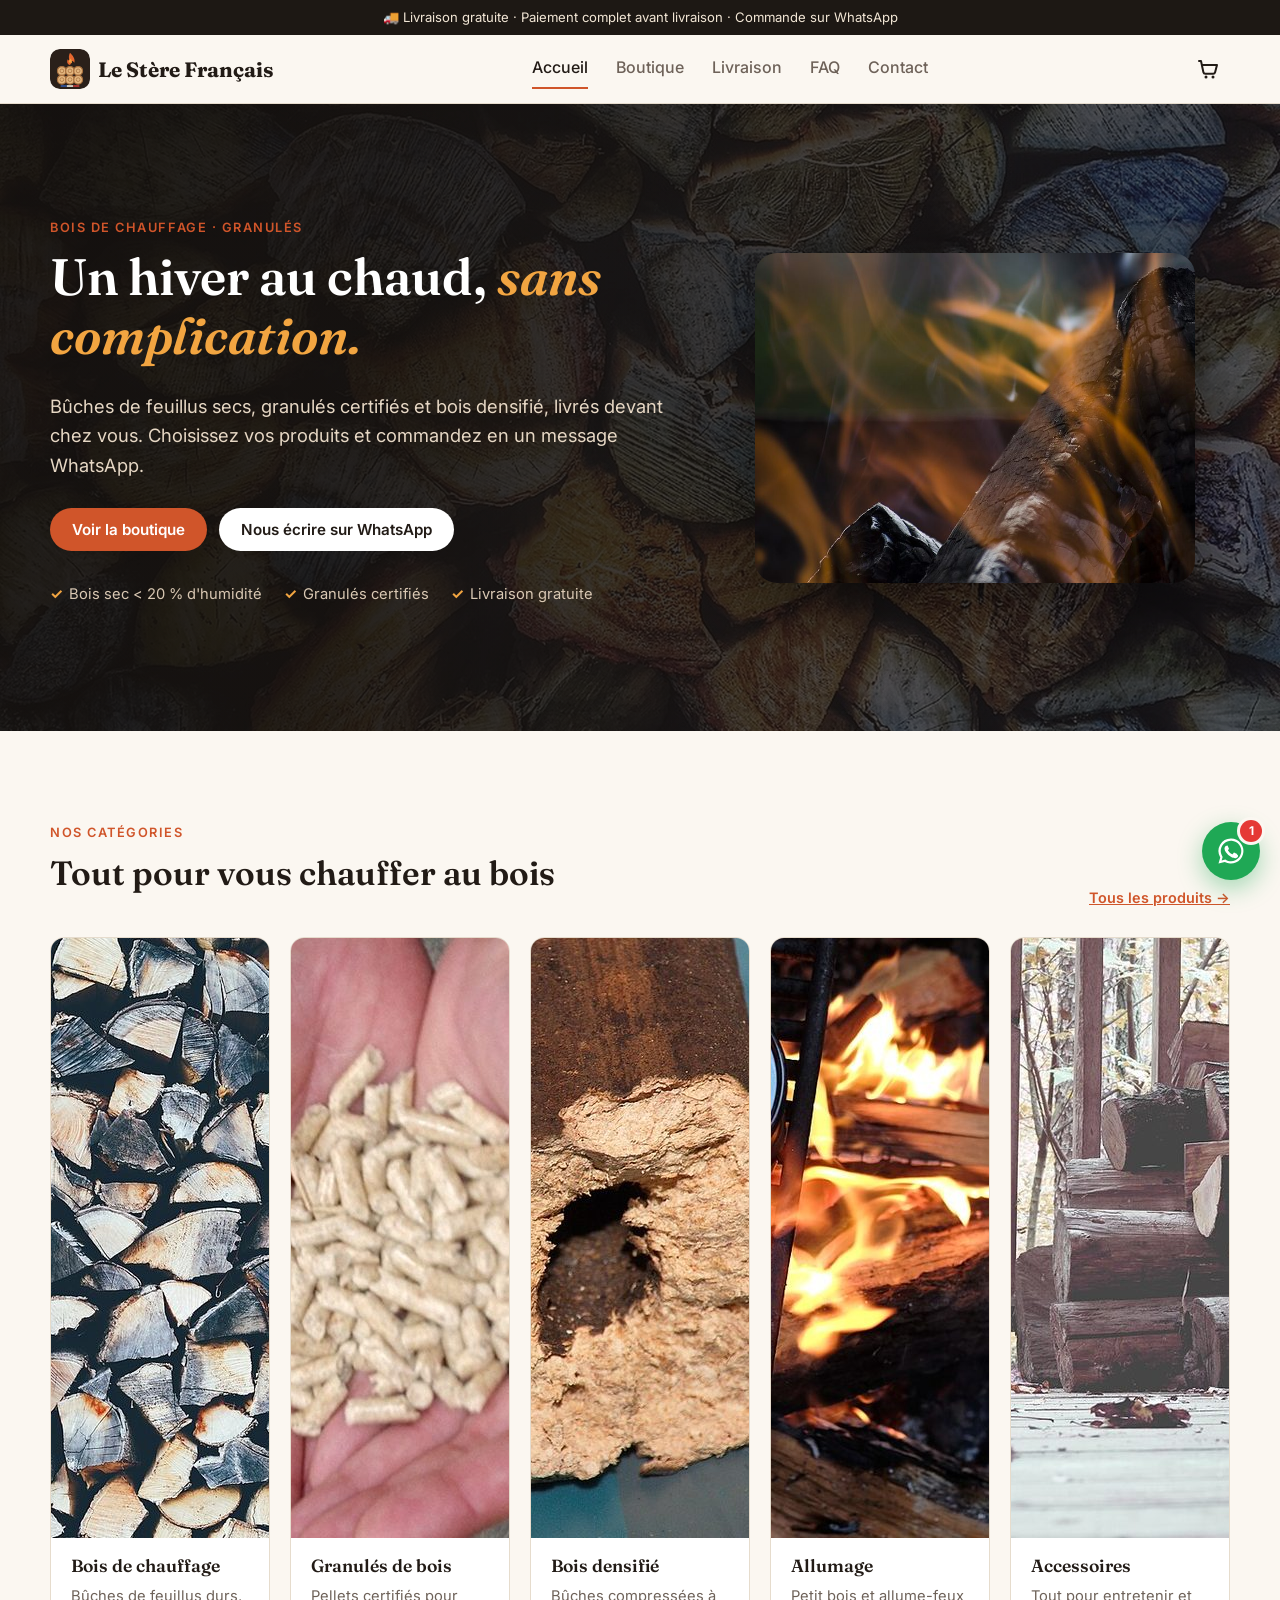
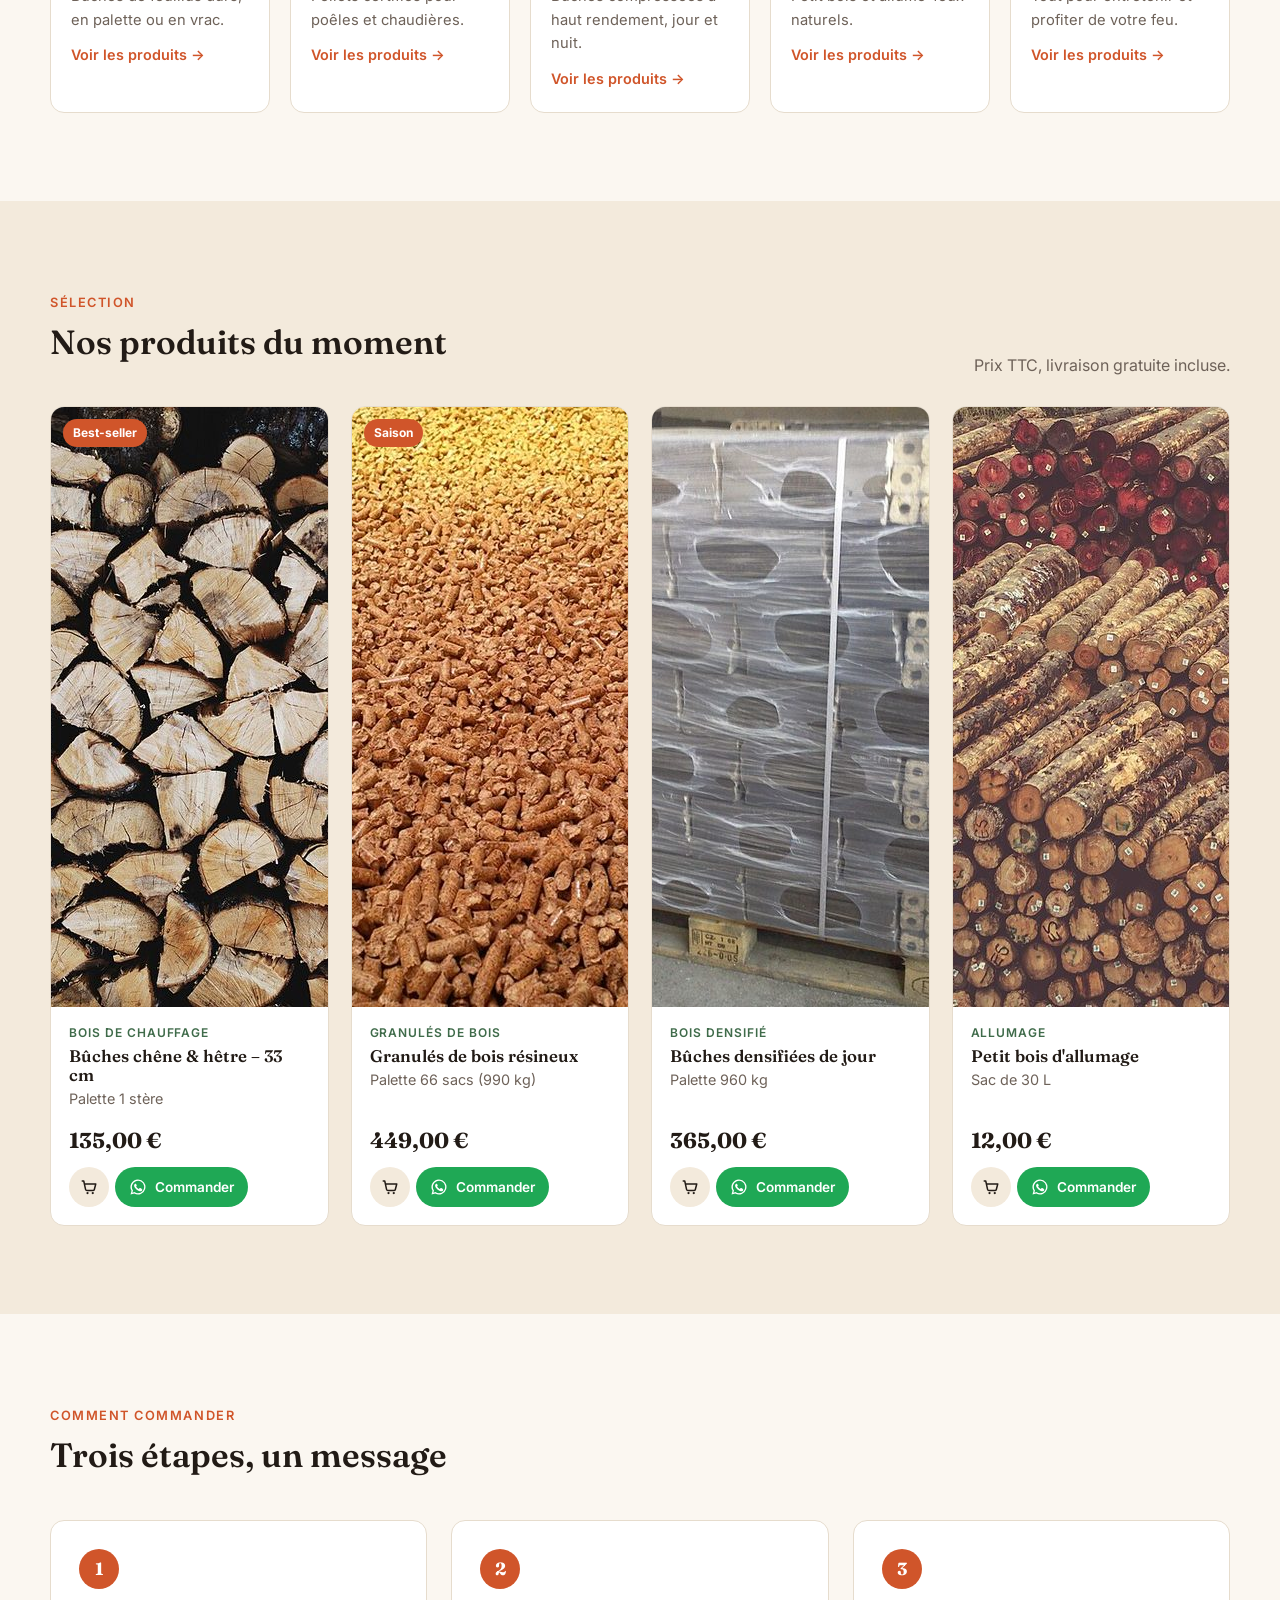
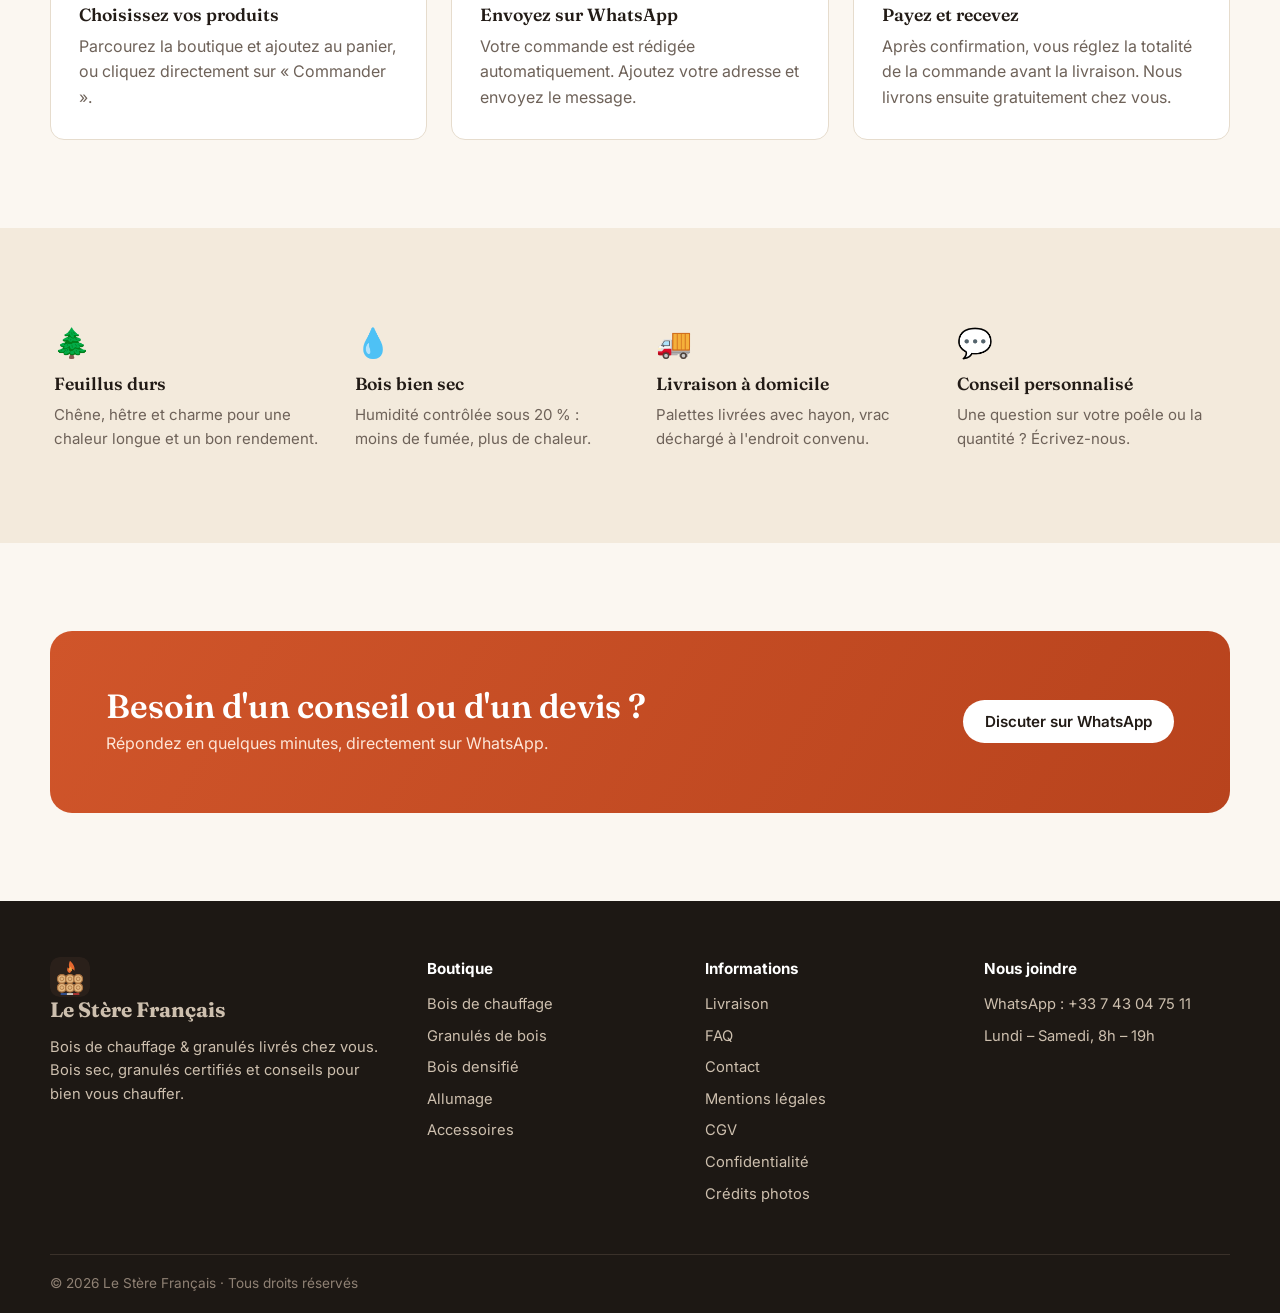
<file: index.html>
<!doctype html>
<html lang="fr">
<head>
  <meta charset="utf-8">
  <meta name="viewport" content="width=device-width, initial-scale=1">
  <title>Le Stère Français – Bois de chauffage & granulés</title>
  <meta name="description" content="Le Stère Français : vente de bois de chauffage et de granulés de bois. Commande simple sur WhatsApp, livraison gratuite à domicile.">
  <link rel="preconnect" href="https://fonts.googleapis.com">
  <link rel="preconnect" href="https://fonts.gstatic.com" crossorigin>
  <link href="https://fonts.googleapis.com/css2?family=Fraunces:ital,opsz,wght@0,9..144,500..700;1,9..144,500&family=Inter:wght@400;500;600;700&display=swap" rel="stylesheet">
  <link rel="stylesheet" href="assets/css/style.css">
  <link rel="icon" type="image/svg+xml" href="assets/img/logo-mark.svg">
</head>
<body data-page="home">
  <header id="site-header"></header>

  <main>
    <section class="hero">
      <div class="container hero-inner">
        <div>
          <span class="eyebrow">Bois de chauffage · Granulés</span>
          <h1>Un hiver au chaud, <em>sans complication.</em></h1>
          <p class="lead">Bûches de feuillus secs, granulés certifiés et bois densifié, livrés devant chez vous. Choisissez vos produits et commandez en un message WhatsApp.</p>
          <div class="hero-cta">
            <a href="boutique.html" class="btn btn-ember">Voir la boutique</a>
            <a data-wa class="btn btn-light">Nous écrire sur WhatsApp</a>
          </div>
          <ul class="hero-points">
            <li>Bois sec &lt; 20 % d'humidité</li>
            <li>Granulés certifiés</li>
            <li>Livraison gratuite</li>
          </ul>
        </div>
        <div class="hero-art">
          <div class="glow"></div>
          <img src="assets/img/photos/hero-feu.jpg" alt="Feu de bûches dans un poêle à bois" width="800" height="600">
        </div>
      </div>
    </section>

    <section class="section">
      <div class="container">
        <div class="section-head">
          <div><span class="eyebrow">Nos catégories</span><h2>Tout pour vous chauffer au bois</h2></div>
          <a href="boutique.html" class="link-arrow">Tous les produits →</a>
        </div>
        <div class="cat-grid" id="cat-grid"></div>
      </div>
    </section>

    <section class="section band">
      <div class="container">
        <div class="section-head">
          <div><span class="eyebrow">Sélection</span><h2>Nos produits du moment</h2></div>
          <p>Prix TTC, livraison gratuite incluse.</p>
        </div>
        <div class="grid" id="featured"></div>
      </div>
    </section>

    <section class="section">
      <div class="container">
        <div class="section-head"><div><span class="eyebrow">Comment commander</span><h2>Trois étapes, un message</h2></div></div>
        <div class="steps">
          <div class="step"><h3>Choisissez vos produits</h3><p>Parcourez la boutique et ajoutez au panier, ou cliquez directement sur « Commander ».</p></div>
          <div class="step"><h3>Envoyez sur WhatsApp</h3><p>Votre commande est rédigée automatiquement. Ajoutez votre adresse et envoyez le message.</p></div>
          <div class="step"><h3>Payez et recevez</h3><p>Après confirmation, vous réglez la totalité de la commande avant la livraison. Nous livrons ensuite gratuitement chez vous.</p></div>
        </div>
      </div>
    </section>

    <section class="section band">
      <div class="container features">
        <div class="feature"><div class="ico">🌲</div><h3>Feuillus durs</h3><p>Chêne, hêtre et charme pour une chaleur longue et un bon rendement.</p></div>
        <div class="feature"><div class="ico">💧</div><h3>Bois bien sec</h3><p>Humidité contrôlée sous 20 % : moins de fumée, plus de chaleur.</p></div>
        <div class="feature"><div class="ico">🚚</div><h3>Livraison à domicile</h3><p>Palettes livrées avec hayon, vrac déchargé à l'endroit convenu.</p></div>
        <div class="feature"><div class="ico">💬</div><h3>Conseil personnalisé</h3><p>Une question sur votre poêle ou la quantité ? Écrivez-nous.</p></div>
      </div>
    </section>

    <section class="section">
      <div class="container">
        <div class="cta-band">
          <div><h2>Besoin d'un conseil ou d'un devis ?</h2><p>Répondez en quelques minutes, directement sur WhatsApp.</p></div>
          <a data-wa class="btn btn-light">Discuter sur WhatsApp</a>
        </div>
      </div>
    </section>
  </main>

  <footer id="site-footer"></footer>
  <script src="assets/js/data.js"></script>
  <script src="assets/js/main.js"></script>
</body>
</html>
</file>
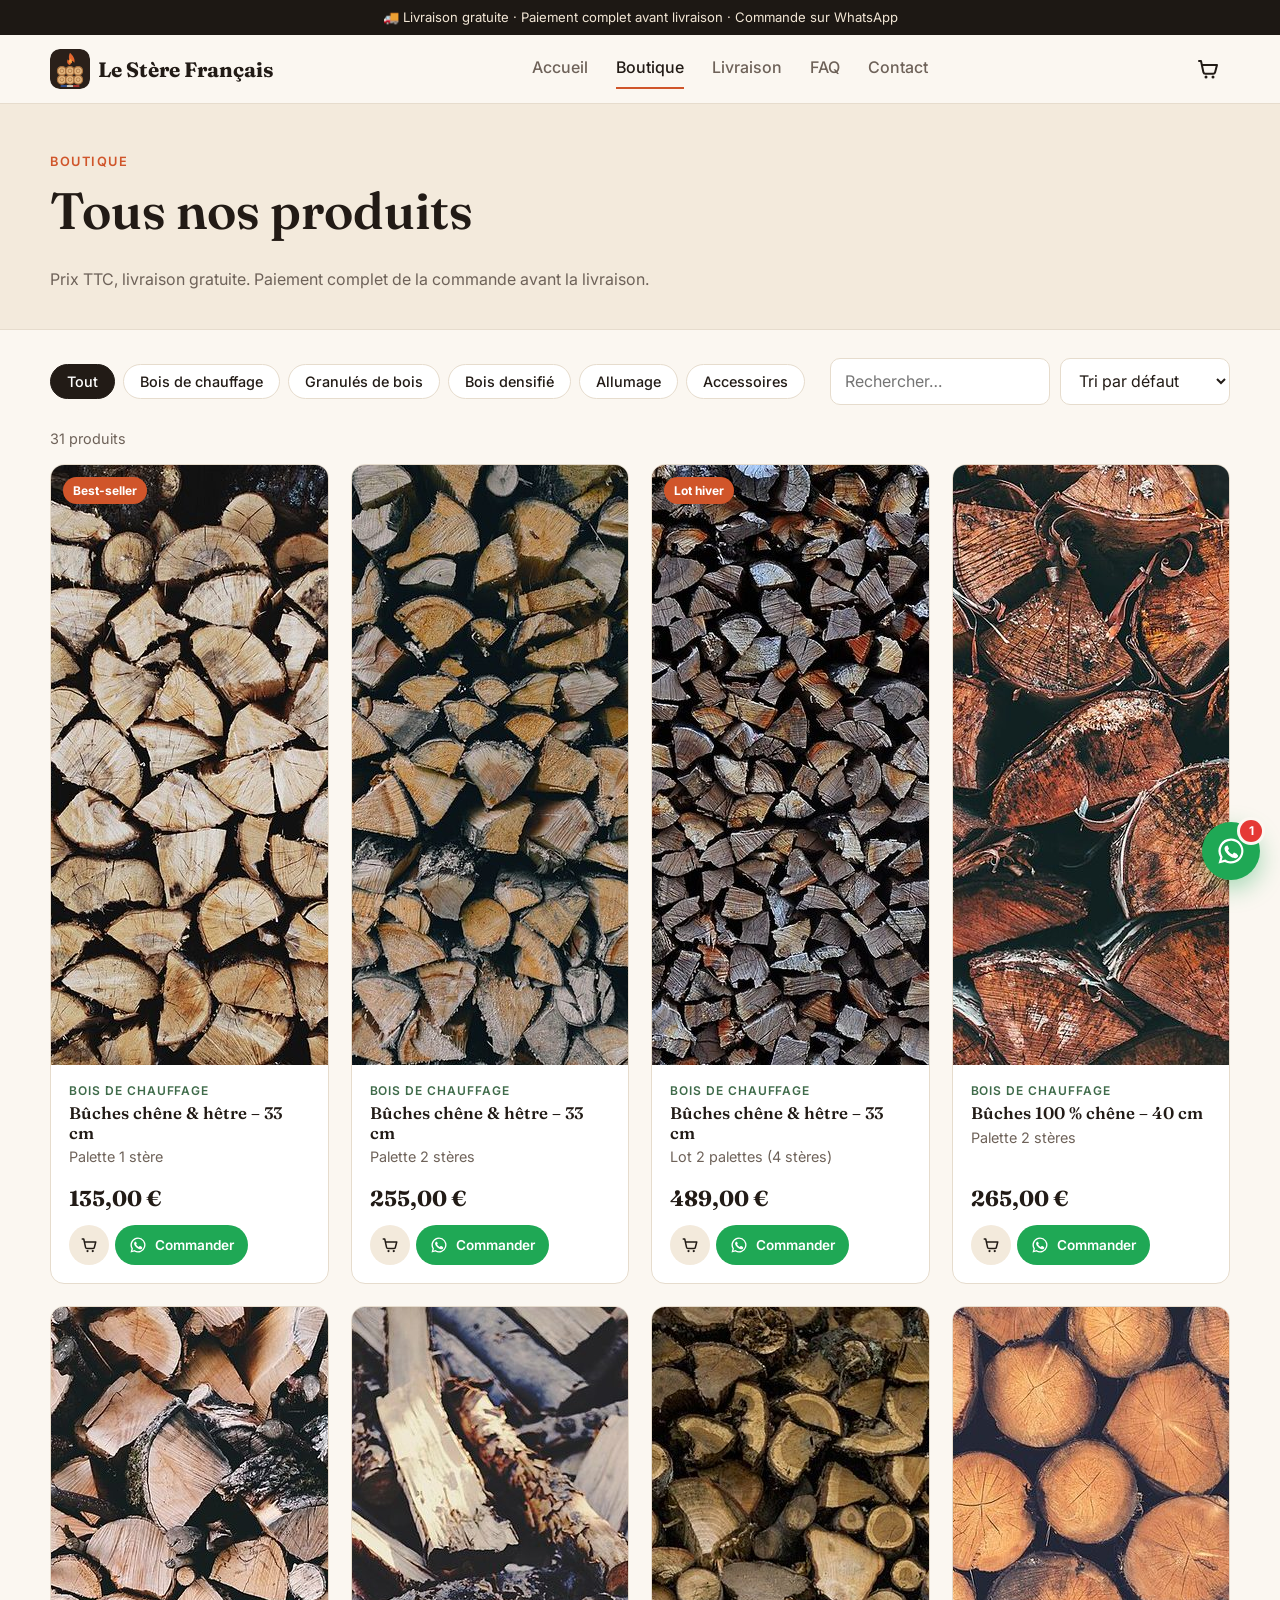
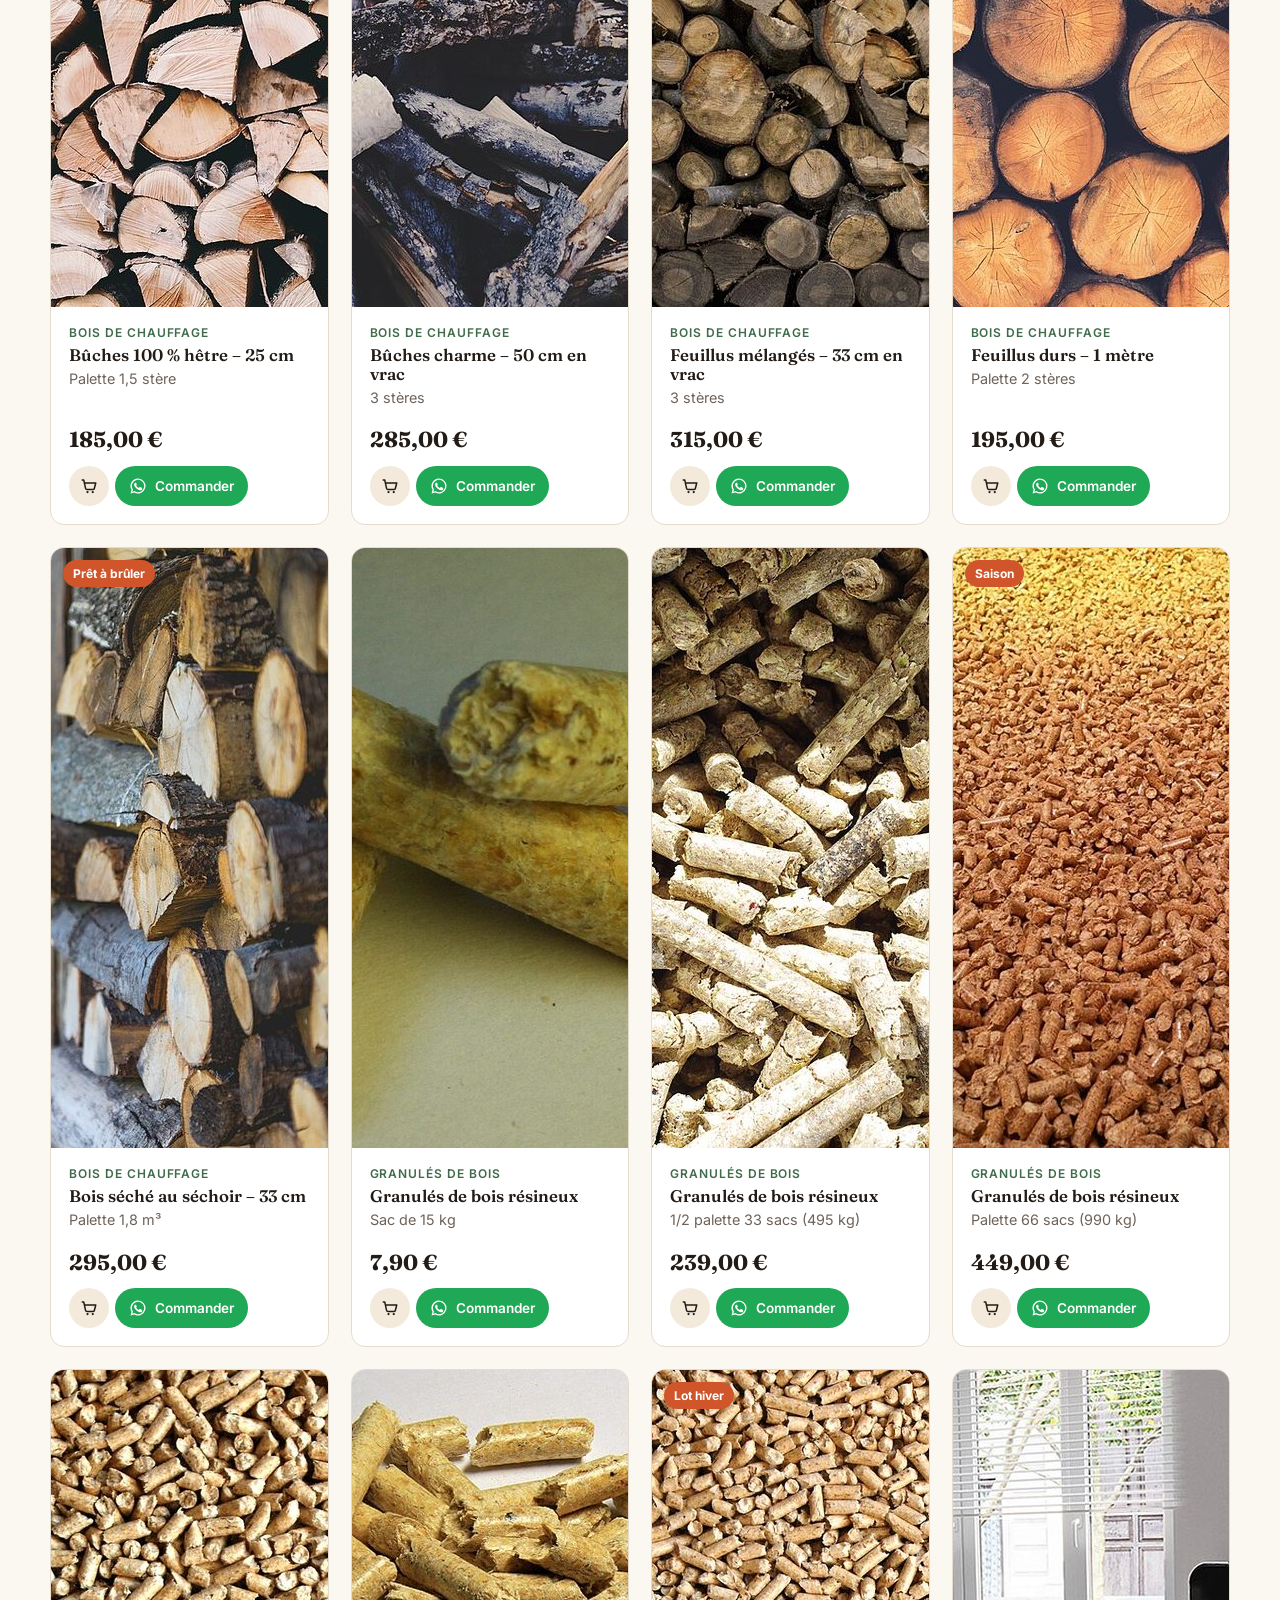
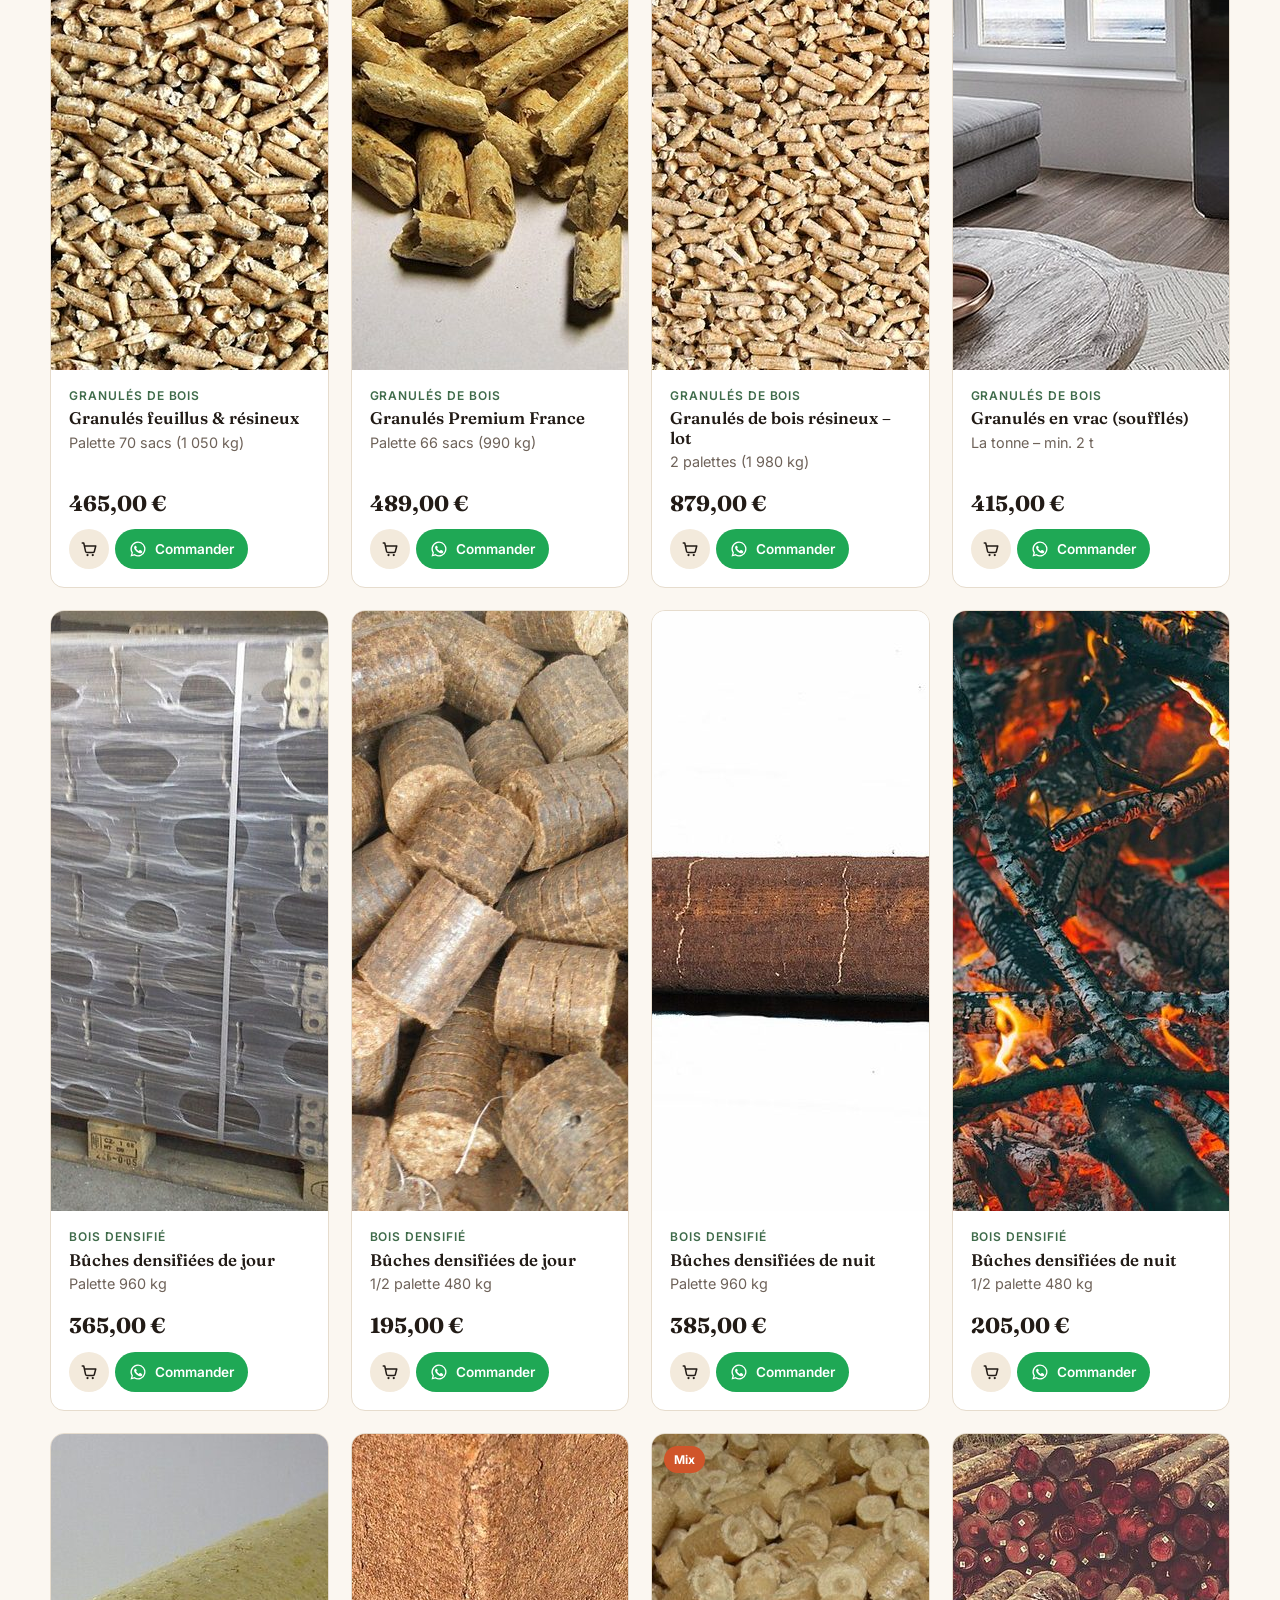
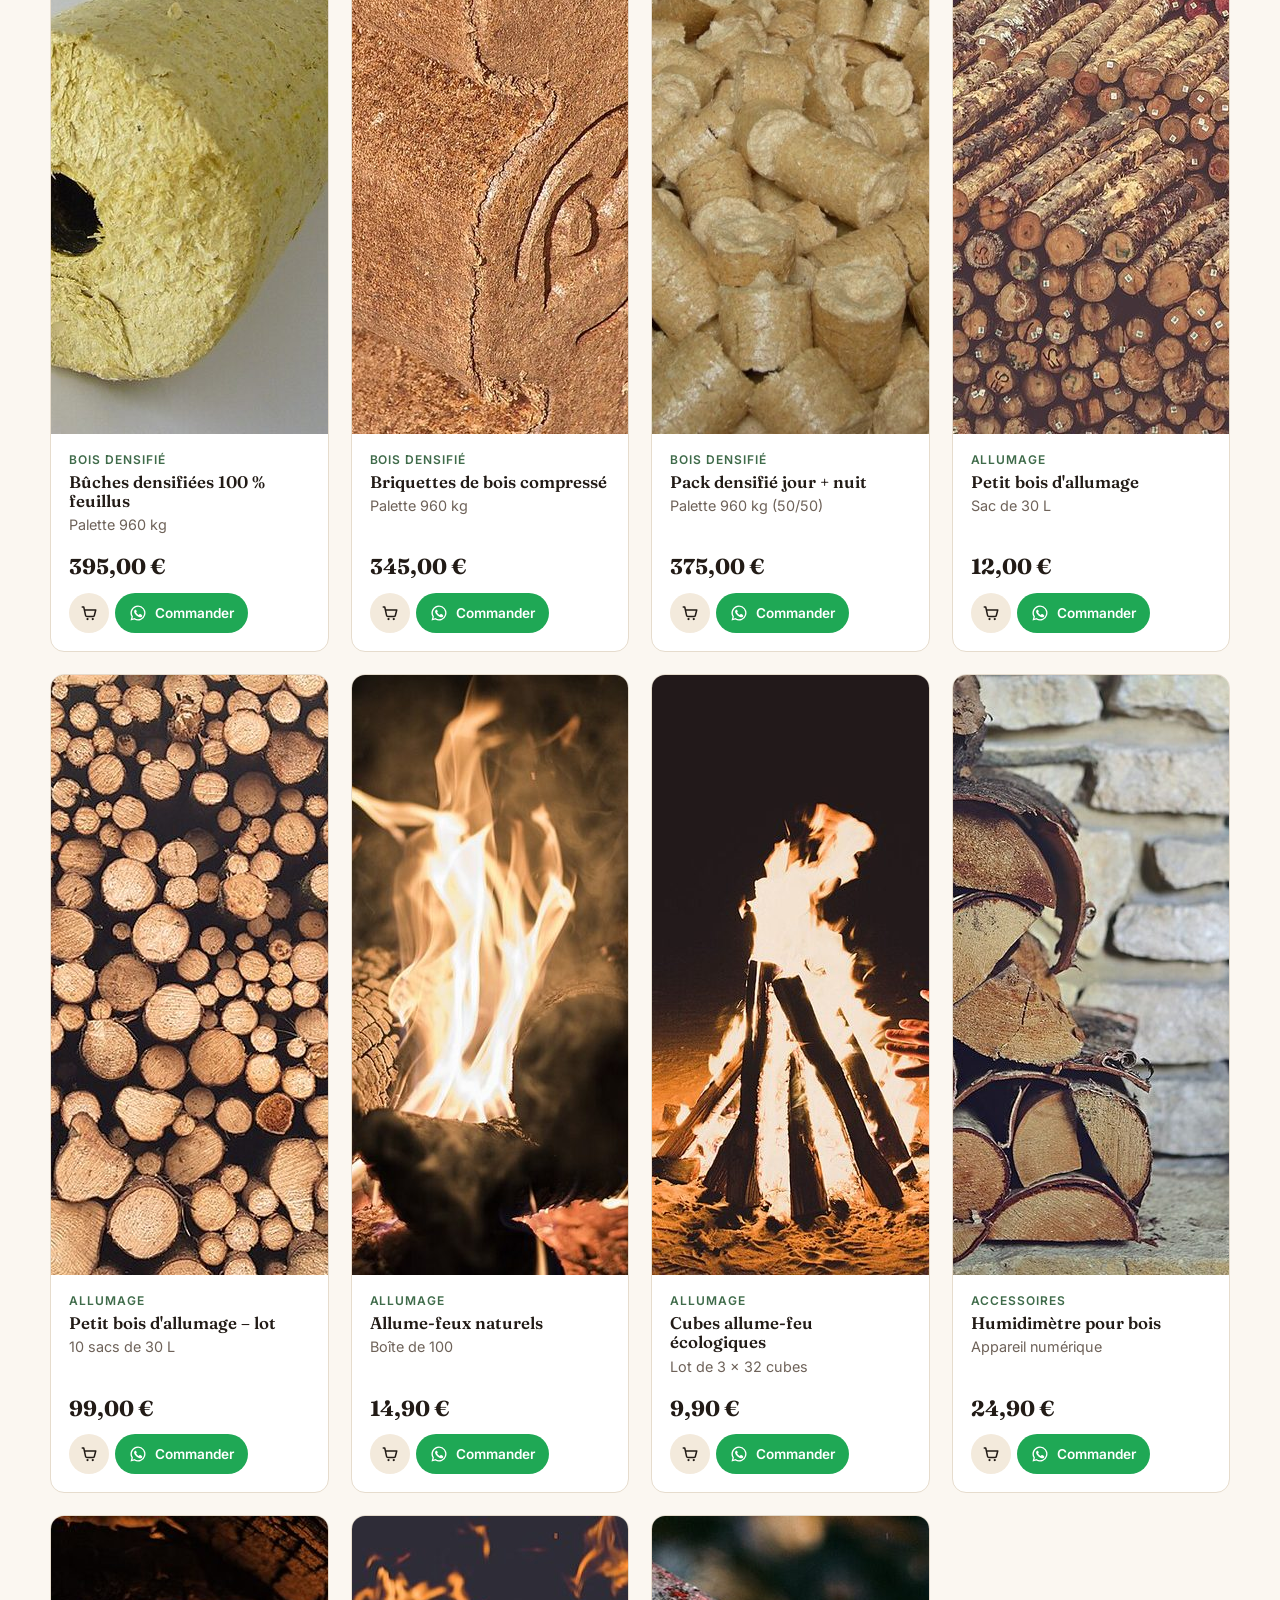
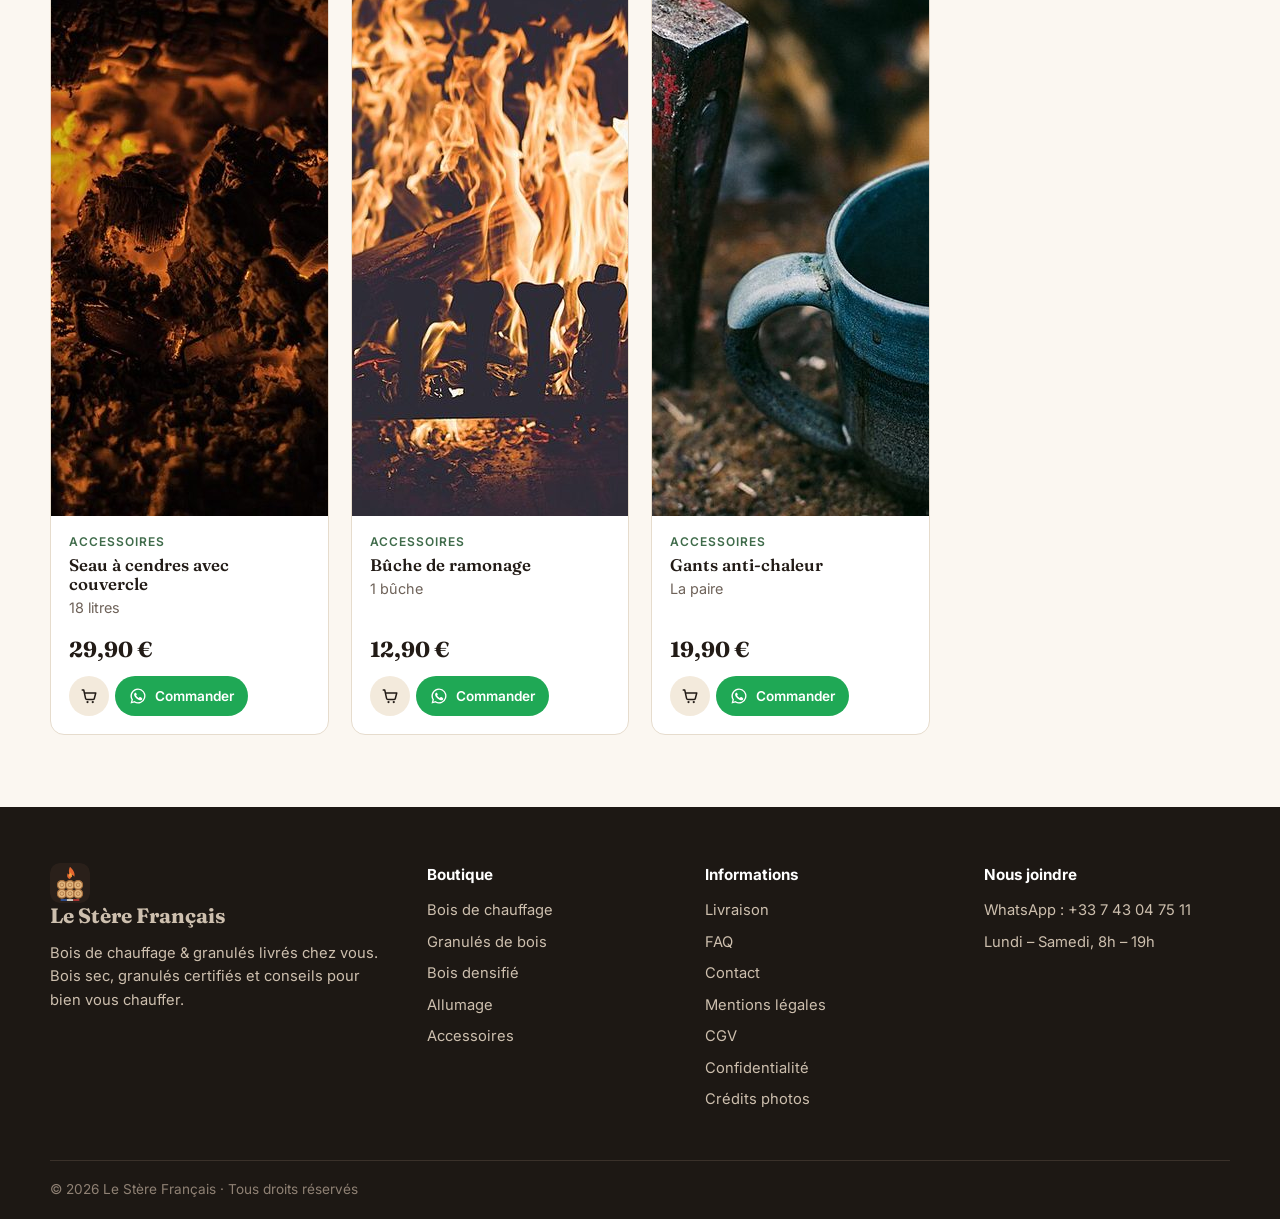
<file: boutique.html>
<!doctype html>
<html lang="fr">
<head>
  <meta charset="utf-8">
  <meta name="viewport" content="width=device-width, initial-scale=1">
  <title>Boutique – Le Stère Français</title>
  <meta name="description" content="Bois de chauffage, granulés, bois densifié et allumage. Commandez sur WhatsApp.">
  <link rel="preconnect" href="https://fonts.googleapis.com">
  <link rel="preconnect" href="https://fonts.gstatic.com" crossorigin>
  <link href="https://fonts.googleapis.com/css2?family=Fraunces:ital,opsz,wght@0,9..144,500..700;1,9..144,500&family=Inter:wght@400;500;600;700&display=swap" rel="stylesheet">
  <link rel="stylesheet" href="assets/css/style.css">
  <link rel="icon" type="image/svg+xml" href="assets/img/logo-mark.svg">
</head>
<body data-page="shop">
  <header id="site-header"></header>

  <main>
    <section class="page-head">
      <div class="container">
        <span class="eyebrow">Boutique</span>
        <h1 id="shop-title">Tous nos produits</h1>
        <p>Prix TTC, livraison gratuite. Paiement complet de la commande avant la livraison.</p>
      </div>
    </section>
    <section class="container" style="padding-bottom:72px">
      <div class="toolbar">
        <div class="chips" id="chips"></div>
        <div class="filters">
          <input class="input" id="search" type="search" placeholder="Rechercher…" aria-label="Rechercher un produit">
          <select id="sort" aria-label="Trier">
            <option value="default">Tri par défaut</option>
            <option value="asc">Prix croissant</option>
            <option value="desc">Prix décroissant</option>
          </select>
        </div>
      </div>
      <p class="count" id="count"></p>
      <div class="grid" id="grid"></div>
    </section>
  </main>

  <footer id="site-footer"></footer>
  <script src="assets/js/data.js"></script>
  <script src="assets/js/main.js"></script>
</body>
</html>
</file>
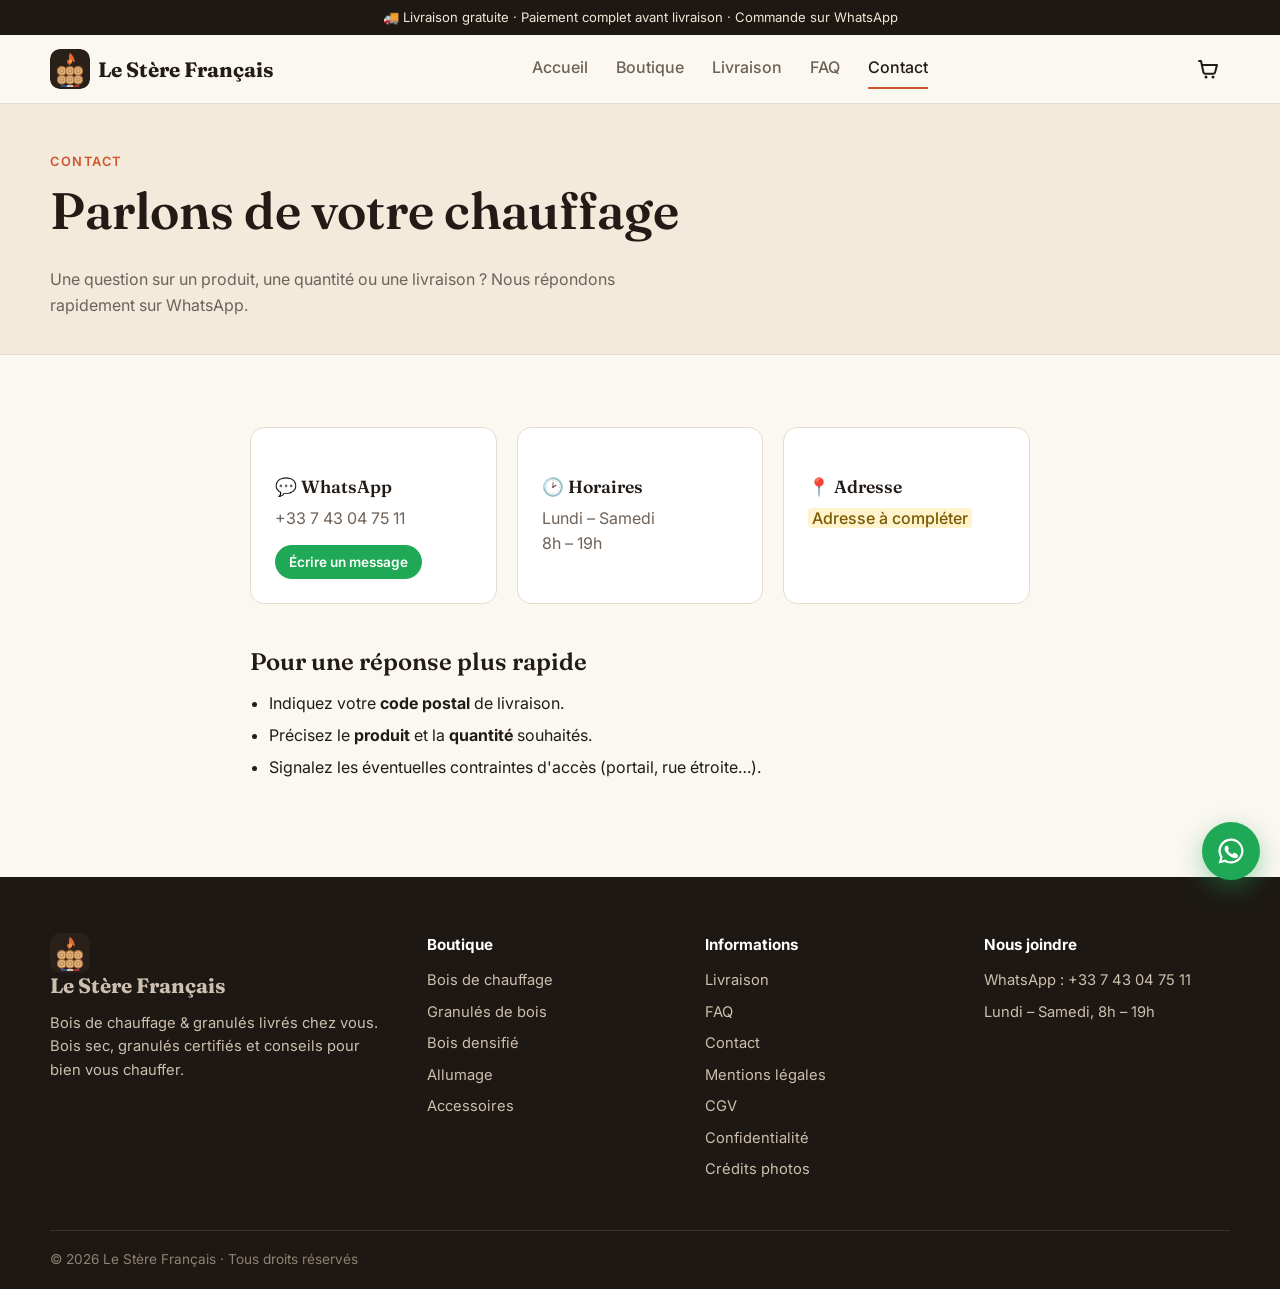
<file: contact.html>
<!doctype html>
<html lang="fr">
<head>
  <meta charset="utf-8">
  <meta name="viewport" content="width=device-width, initial-scale=1">
  <title>Contact – Le Stère Français</title>
  <meta name="description" content="Contactez Le Stère Français sur WhatsApp.">
  <link rel="preconnect" href="https://fonts.googleapis.com">
  <link rel="preconnect" href="https://fonts.gstatic.com" crossorigin>
  <link href="https://fonts.googleapis.com/css2?family=Fraunces:ital,opsz,wght@0,9..144,500..700;1,9..144,500&family=Inter:wght@400;500;600;700&display=swap" rel="stylesheet">
  <link rel="stylesheet" href="assets/css/style.css">
  <link rel="icon" type="image/svg+xml" href="assets/img/logo-mark.svg">
</head>
<body data-page="contact">
  <header id="site-header"></header>

  <main>
    <section class="page-head">
      <div class="container">
        <span class="eyebrow">Contact</span>
        <h1>Parlons de votre chauffage</h1>
        <p>Une question sur un produit, une quantité ou une livraison ? Nous répondons rapidement sur WhatsApp.</p>
      </div>
    </section>
    <div class="container prose">
      <div class="info-cards">
        <div class="info-card"><h3>💬 WhatsApp</h3><p data-phone></p><a data-wa class="btn btn-wa btn-sm">Écrire un message</a></div>
        <div class="info-card"><h3>🕑 Horaires</h3><p>Lundi – Samedi<br>8h – 19h</p></div>
        <div class="info-card"><h3>📍 Adresse</h3><p><span class="todo">Adresse à compléter</span></p></div>
      </div>
      <h2>Pour une réponse plus rapide</h2>
      <ul>
        <li>Indiquez votre <strong>code postal</strong> de livraison.</li>
        <li>Précisez le <strong>produit</strong> et la <strong>quantité</strong> souhaités.</li>
        <li>Signalez les éventuelles contraintes d'accès (portail, rue étroite…).</li>
      </ul>
    </div>
  </main>

  <footer id="site-footer"></footer>
  <script src="assets/js/data.js"></script>
  <script src="assets/js/main.js"></script>
</body>
</html>
</file>
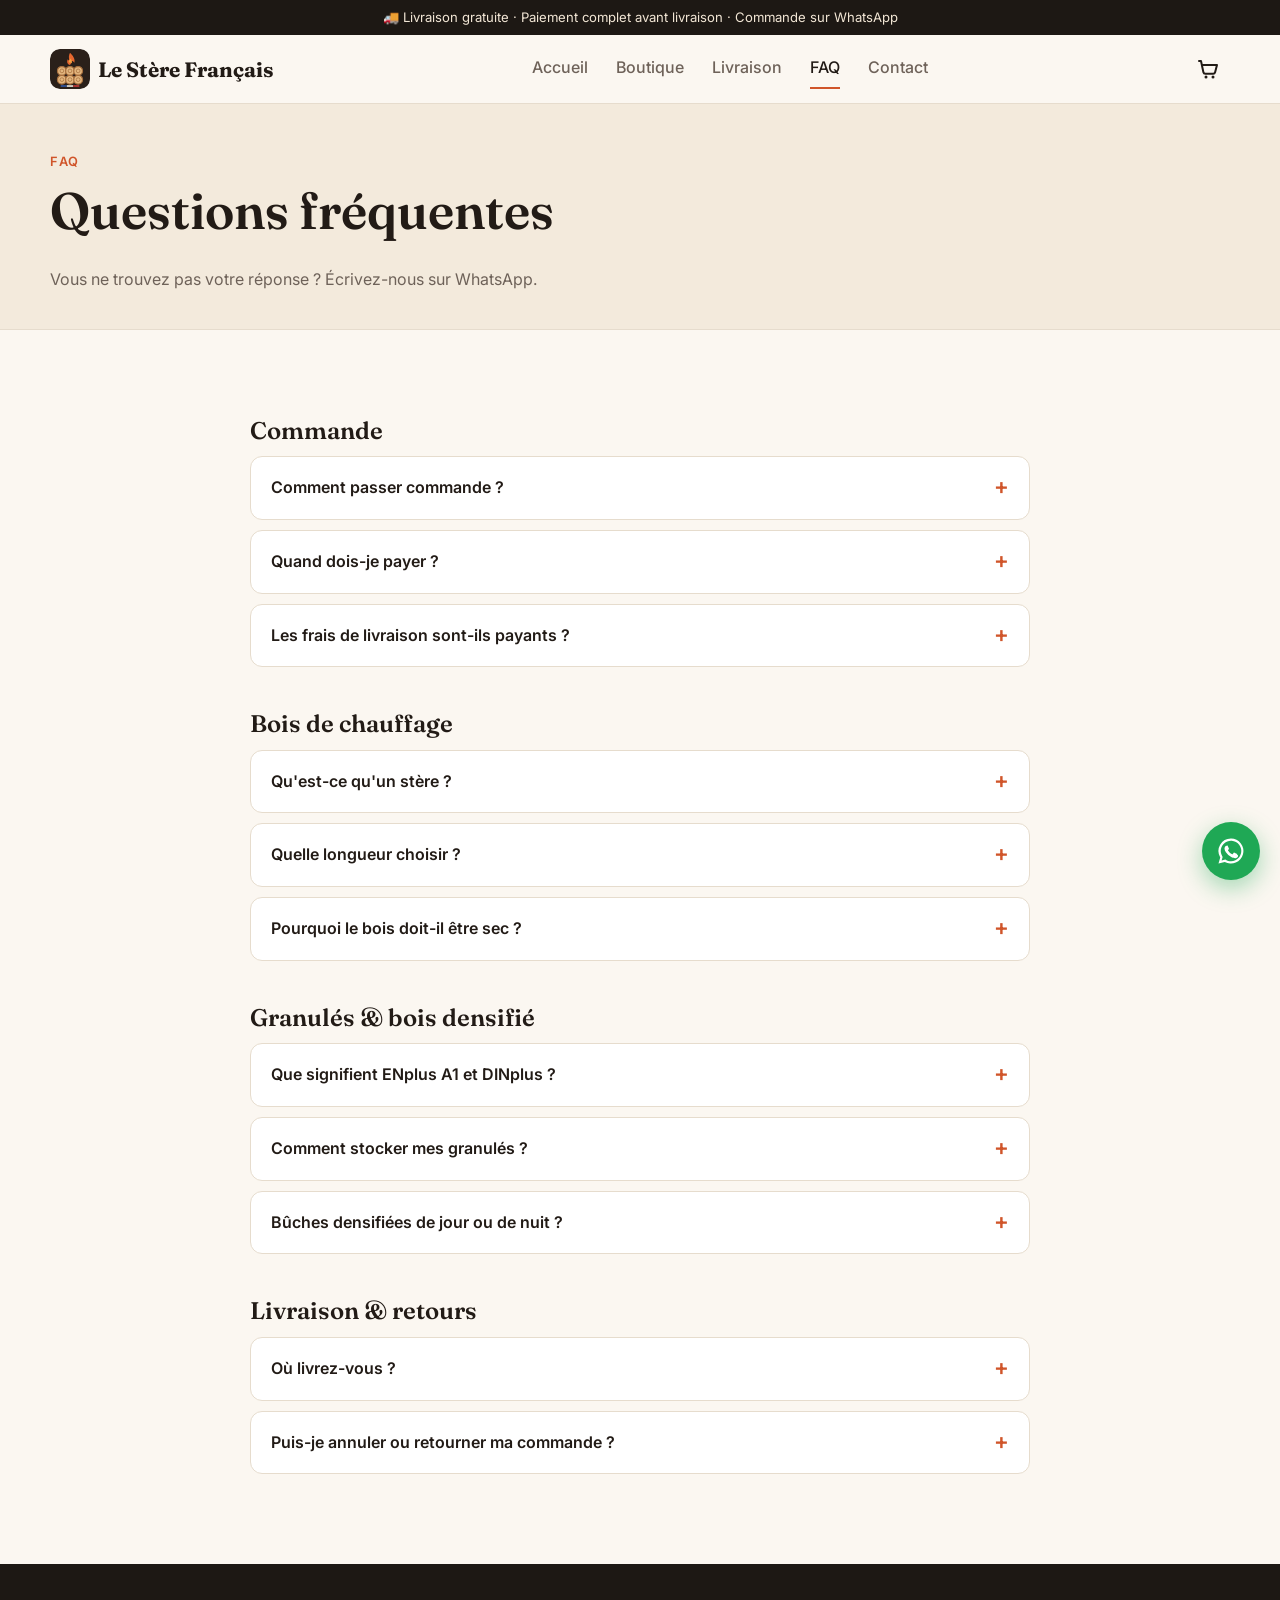
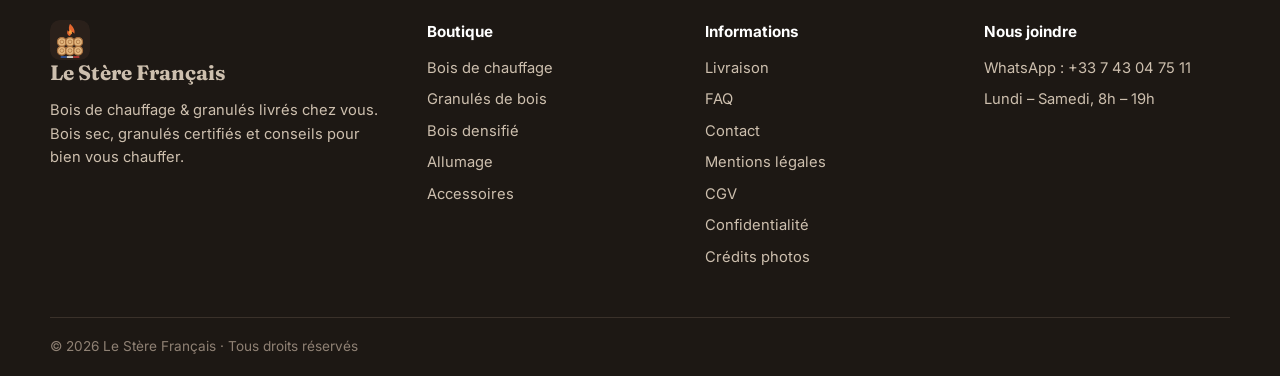
<file: faq.html>
<!doctype html>
<html lang="fr">
<head>
  <meta charset="utf-8">
  <meta name="viewport" content="width=device-width, initial-scale=1">
  <title>FAQ – Le Stère Français</title>
  <meta name="description" content="Questions fréquentes sur le bois de chauffage, les granulés et la commande.">
  <link rel="preconnect" href="https://fonts.googleapis.com">
  <link rel="preconnect" href="https://fonts.gstatic.com" crossorigin>
  <link href="https://fonts.googleapis.com/css2?family=Fraunces:ital,opsz,wght@0,9..144,500..700;1,9..144,500&family=Inter:wght@400;500;600;700&display=swap" rel="stylesheet">
  <link rel="stylesheet" href="assets/css/style.css">
  <link rel="icon" type="image/svg+xml" href="assets/img/logo-mark.svg">
</head>
<body data-page="faq">
  <header id="site-header"></header>

  <main>
    <section class="page-head">
      <div class="container">
        <span class="eyebrow">FAQ</span>
        <h1>Questions fréquentes</h1>
        <p>Vous ne trouvez pas votre réponse ? Écrivez-nous sur WhatsApp.</p>
      </div>
    </section>
    <div class="container prose faq">
      <h2>Commande</h2>
      <details><summary>Comment passer commande ?</summary><p>Ajoutez vos produits au panier ou cliquez sur « Commander » sur une fiche produit. Un message WhatsApp pré-rempli s'ouvre : complétez-le avec votre adresse et envoyez-le. Nous vous répondons pour confirmer la disponibilité, le montant à régler et le créneau de livraison.</p></details>
      <details><summary>Quand dois-je payer ?</summary><p>Le paiement complet de la commande est demandé avant la livraison, une fois votre commande confirmée par écrit sur WhatsApp. Aucun paiement n'est demandé sur le site.</p></details>
      <details><summary>Les frais de livraison sont-ils payants ?</summary><p>Non, la livraison est gratuite. Le prix affiché TTC est le prix que vous payez, livraison à domicile comprise.</p></details>
      <h2>Bois de chauffage</h2>
      <details><summary>Qu'est-ce qu'un stère ?</summary><p>Un stère correspond à 1 m³ de bûches d'un mètre de long, empilées. Une fois recoupées plus court (50, 33 ou 25 cm), les bûches se tassent : le volume apparent diminue mais la quantité de bois reste la même.</p></details>
      <details><summary>Quelle longueur choisir ?</summary><p>Mesurez la profondeur de votre foyer et retirez quelques centimètres. En général : 25 cm pour les petits poêles et cuisinières, 33 cm pour la plupart des poêles et inserts, 50 cm pour les cheminées ouvertes.</p></details>
      <details><summary>Pourquoi le bois doit-il être sec ?</summary><p>Un bois sous 20 % d'humidité chauffe beaucoup mieux, produit moins de fumée et encrasse moins le conduit. Un bois humide perd une grande partie de son énergie à évaporer l'eau.</p></details>
      <h2>Granulés &amp; bois densifié</h2>
      <details><summary>Que signifient ENplus A1 et DINplus ?</summary><p>Ce sont des certifications de qualité des granulés : taux de cendres faible, humidité et pouvoir calorifique contrôlés. Elles garantissent un fonctionnement propre et régulier de votre poêle.</p></details>
      <details><summary>Comment stocker mes granulés ?</summary><p>Dans un endroit sec et aéré, à l'abri de l'humidité, sur la palette d'origine ou surélevés du sol. Évitez le stockage en extérieur sans protection.</p></details>
      <details><summary>Bûches densifiées de jour ou de nuit ?</summary><p>Les bûches de jour donnent rapidement une forte chaleur. Les bûches de nuit brûlent lentement et maintiennent la chaleur plusieurs heures. Beaucoup de clients combinent les deux.</p></details>
      <h2>Livraison &amp; retours</h2>
      <details><summary>Où livrez-vous ?</summary><p>Indiquez votre code postal sur WhatsApp : nous vous confirmons si votre zone est desservie et le délai de livraison. Voir aussi la page <a href="livraison.html">Livraison</a>.</p></details>
      <details><summary>Puis-je annuler ou retourner ma commande ?</summary><p>Oui, dans les conditions prévues par nos <a href="legal.html#cgv">conditions générales de vente</a>, notamment le droit de rétractation de 14 jours pour les particuliers.</p></details>
    </div>
  </main>

  <footer id="site-footer"></footer>
  <script src="assets/js/data.js"></script>
  <script src="assets/js/main.js"></script>
</body>
</html>
</file>
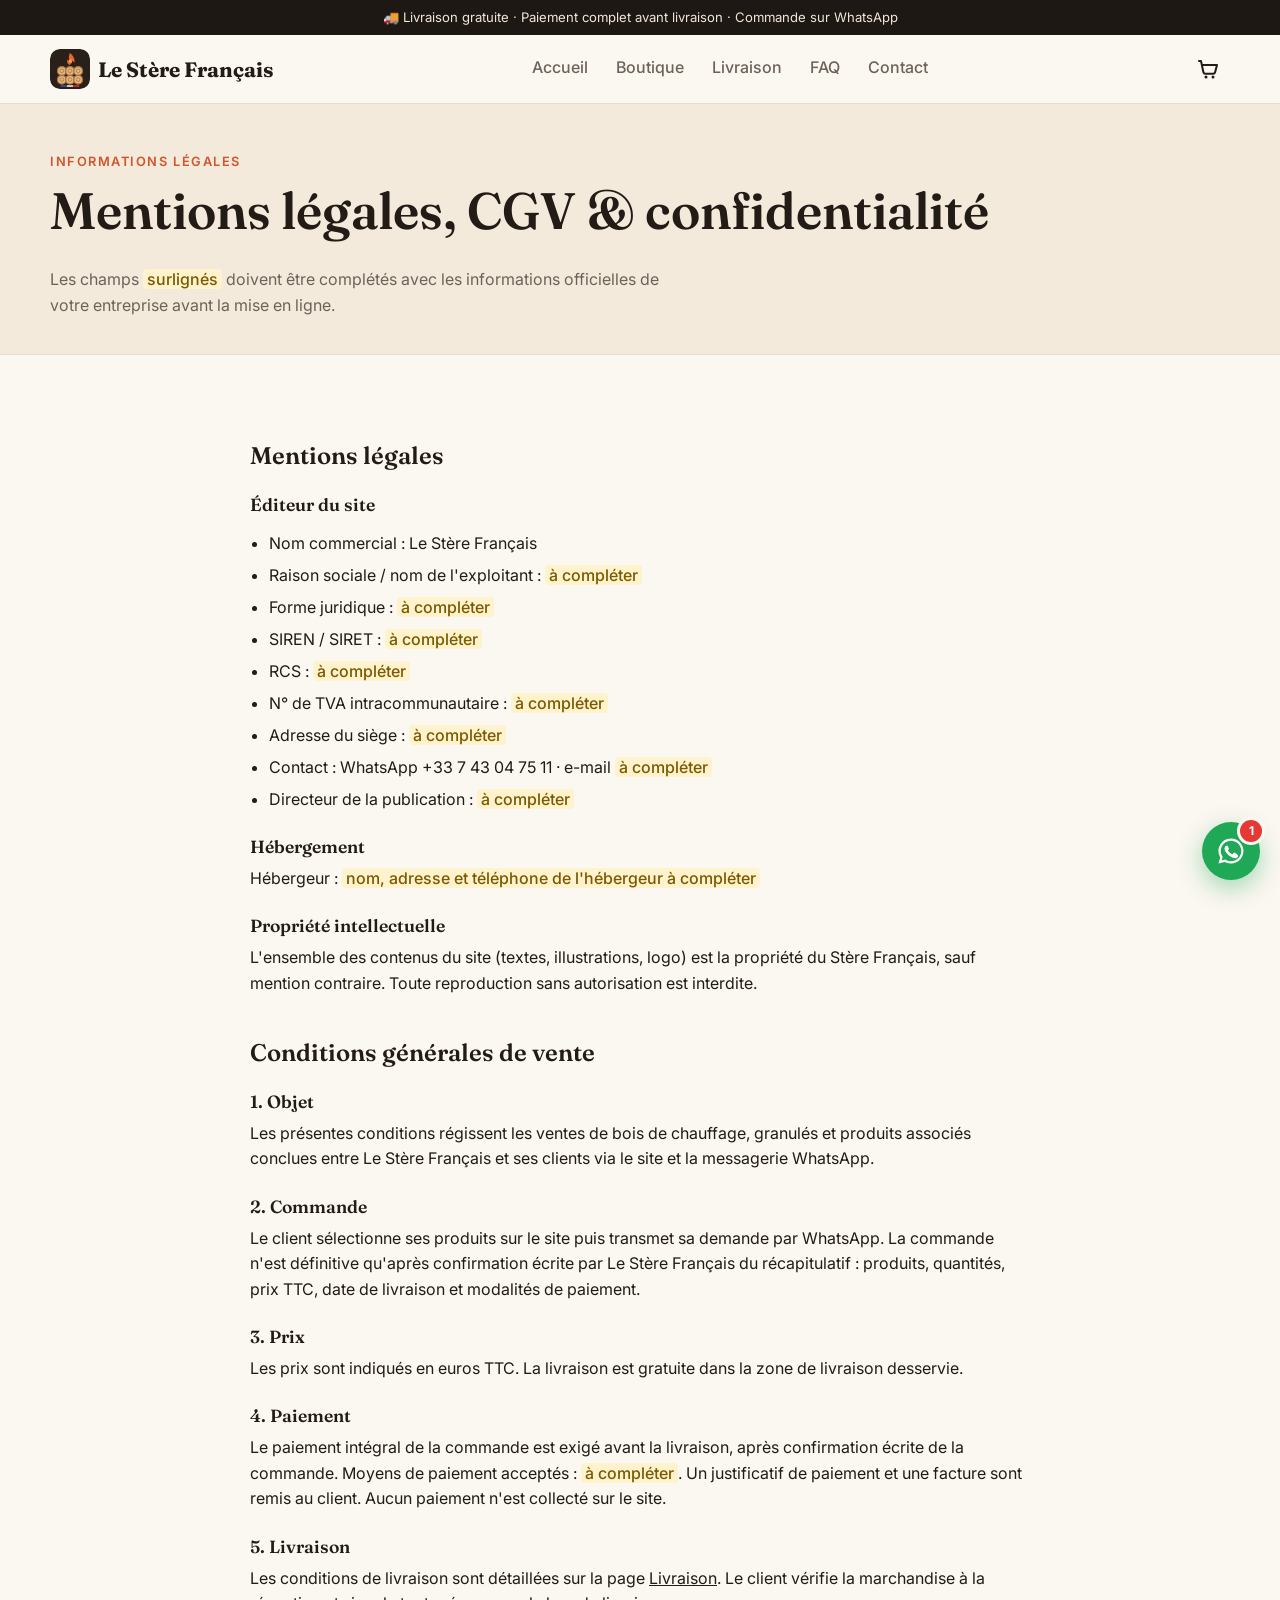
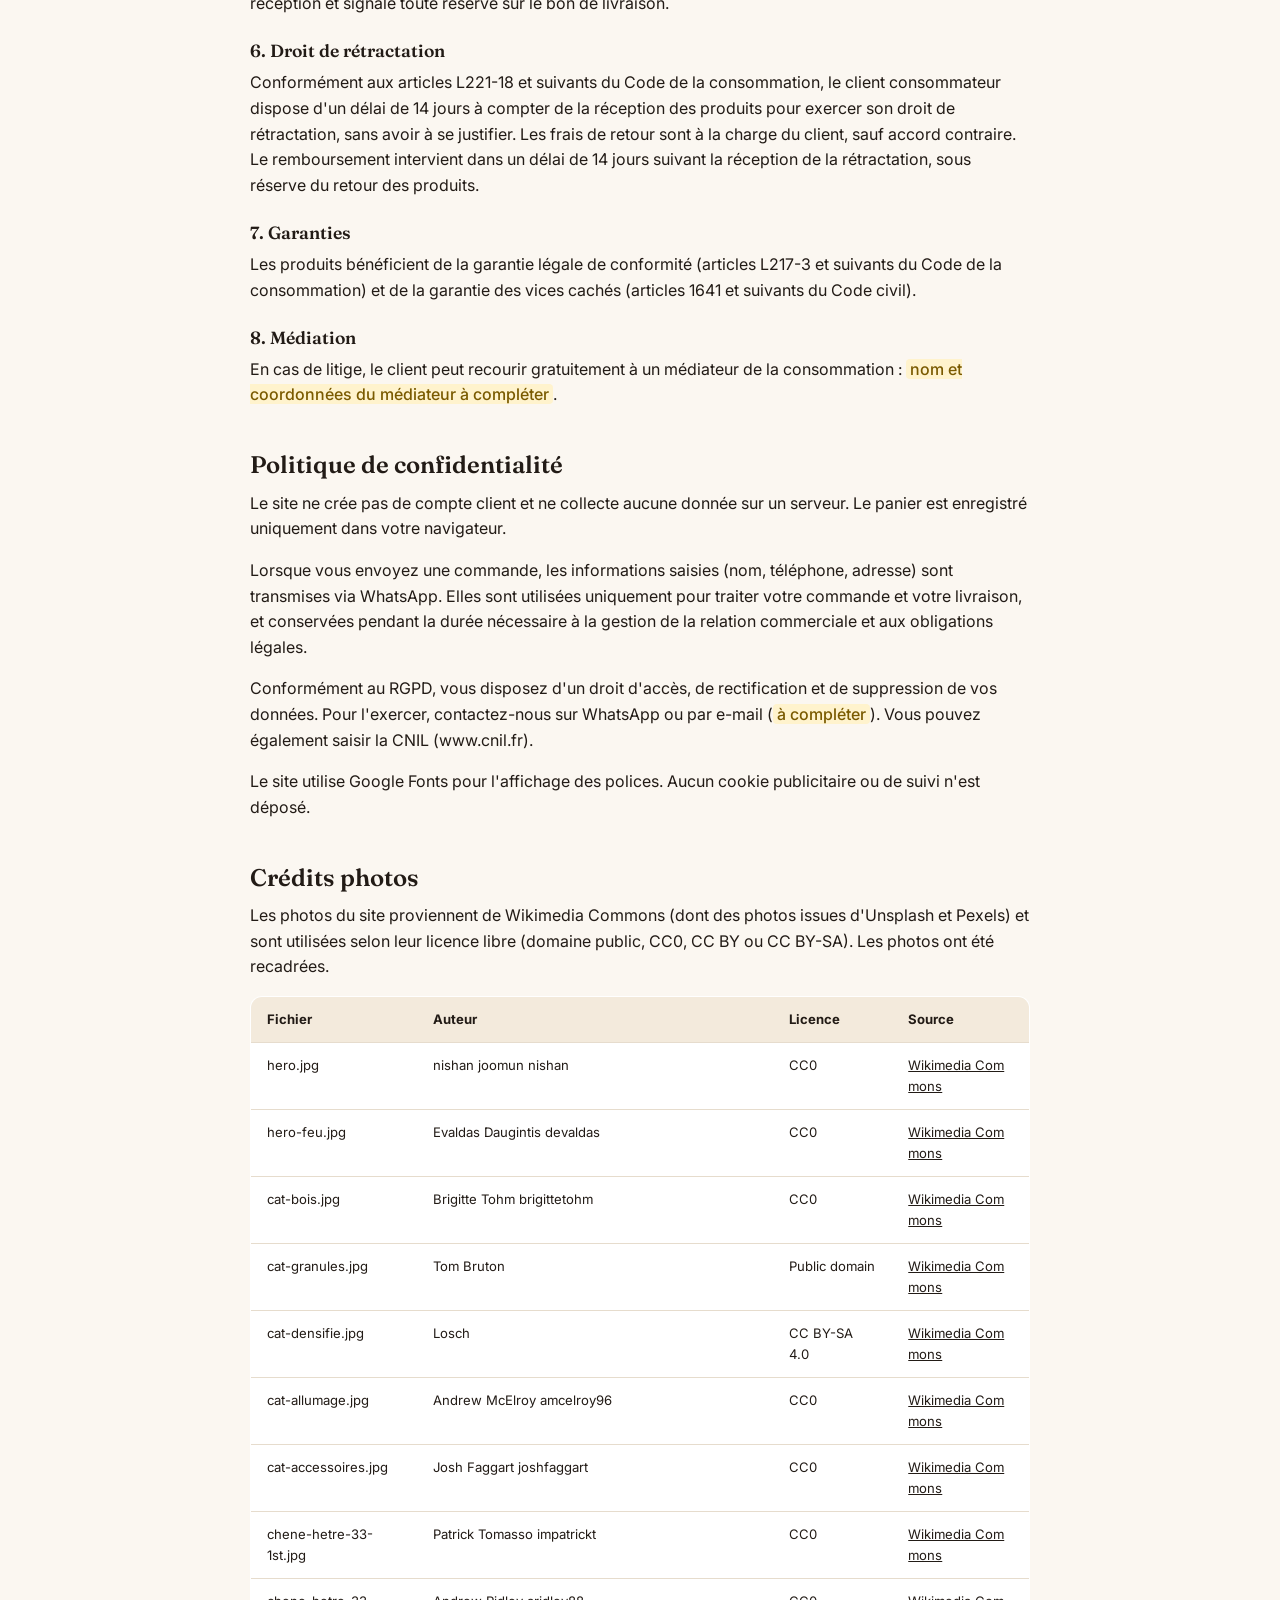
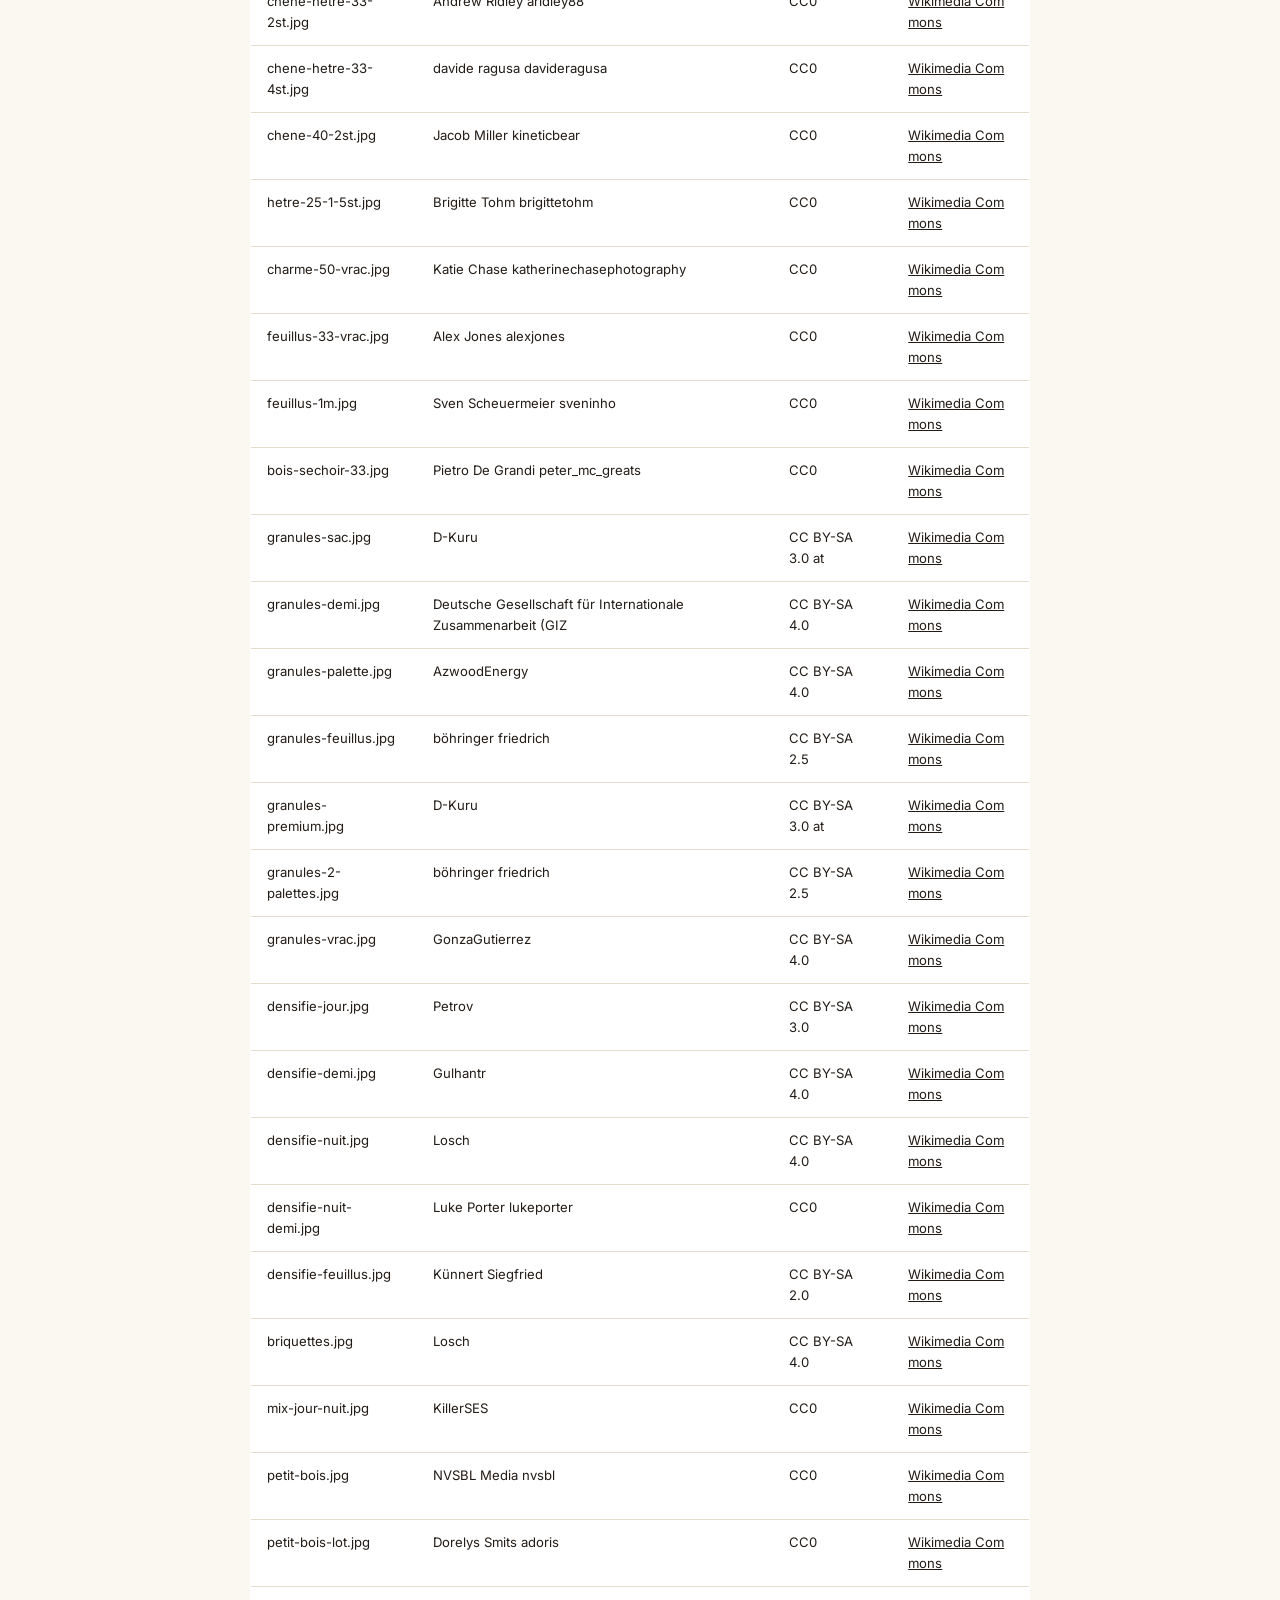
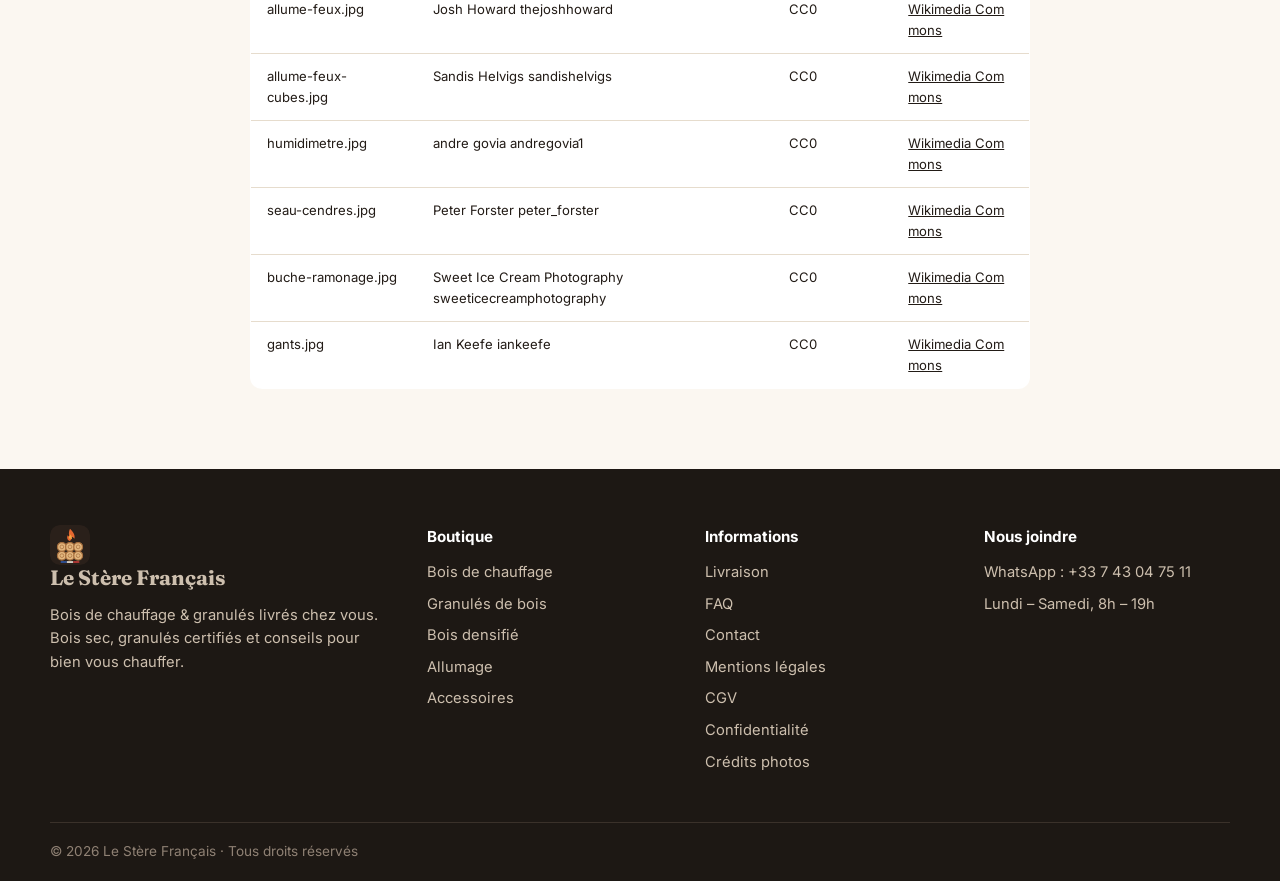
<file: legal.html>
<!doctype html>
<html lang="fr">
<head>
  <meta charset="utf-8">
  <meta name="viewport" content="width=device-width, initial-scale=1">
  <title>Informations légales – Le Stère Français</title>
  <meta name="description" content="Mentions légales, conditions générales de vente et politique de confidentialité du Stère Français.">
  <link rel="preconnect" href="https://fonts.googleapis.com">
  <link rel="preconnect" href="https://fonts.gstatic.com" crossorigin>
  <link href="https://fonts.googleapis.com/css2?family=Fraunces:ital,opsz,wght@0,9..144,500..700;1,9..144,500&family=Inter:wght@400;500;600;700&display=swap" rel="stylesheet">
  <link rel="stylesheet" href="assets/css/style.css">
  <link rel="icon" type="image/svg+xml" href="assets/img/logo-mark.svg">
</head>
<body data-page="legal">
  <header id="site-header"></header>

  <main>
    <section class="page-head">
      <div class="container">
        <span class="eyebrow">Informations légales</span>
        <h1>Mentions légales, CGV &amp; confidentialité</h1>
        <p>Les champs <span class="todo">surlignés</span> doivent être complétés avec les informations officielles de votre entreprise avant la mise en ligne.</p>
      </div>
    </section>
    <div class="container prose">
      <h2 id="mentions">Mentions légales</h2>
      <h3>Éditeur du site</h3>
      <ul>
        <li>Nom commercial : Le Stère Français</li>
        <li>Raison sociale / nom de l'exploitant : <span class="todo">à compléter</span></li>
        <li>Forme juridique : <span class="todo">à compléter</span></li>
        <li>SIREN / SIRET : <span class="todo">à compléter</span></li>
        <li>RCS : <span class="todo">à compléter</span></li>
        <li>N° de TVA intracommunautaire : <span class="todo">à compléter</span></li>
        <li>Adresse du siège : <span class="todo">à compléter</span></li>
        <li>Contact : WhatsApp <span data-phone></span> · e-mail <span class="todo">à compléter</span></li>
        <li>Directeur de la publication : <span class="todo">à compléter</span></li>
      </ul>
      <h3>Hébergement</h3>
      <p>Hébergeur : <span class="todo">nom, adresse et téléphone de l'hébergeur à compléter</span></p>
      <h3>Propriété intellectuelle</h3>
      <p>L'ensemble des contenus du site (textes, illustrations, logo) est la propriété du Stère Français, sauf mention contraire. Toute reproduction sans autorisation est interdite.</p>

      <h2 id="cgv">Conditions générales de vente</h2>
      <h3>1. Objet</h3>
      <p>Les présentes conditions régissent les ventes de bois de chauffage, granulés et produits associés conclues entre Le Stère Français et ses clients via le site et la messagerie WhatsApp.</p>
      <h3>2. Commande</h3>
      <p>Le client sélectionne ses produits sur le site puis transmet sa demande par WhatsApp. La commande n'est définitive qu'après confirmation écrite par Le Stère Français du récapitulatif : produits, quantités, prix TTC, date de livraison et modalités de paiement.</p>
      <h3>3. Prix</h3>
      <p>Les prix sont indiqués en euros TTC. La livraison est gratuite dans la zone de livraison desservie.</p>
      <h3>4. Paiement</h3>
      <p>Le paiement intégral de la commande est exigé avant la livraison, après confirmation écrite de la commande. Moyens de paiement acceptés : <span class="todo">à compléter</span>. Un justificatif de paiement et une facture sont remis au client. Aucun paiement n'est collecté sur le site.</p>
      <h3>5. Livraison</h3>
      <p>Les conditions de livraison sont détaillées sur la page <a href="livraison.html">Livraison</a>. Le client vérifie la marchandise à la réception et signale toute réserve sur le bon de livraison.</p>
      <h3>6. Droit de rétractation</h3>
      <p>Conformément aux articles L221-18 et suivants du Code de la consommation, le client consommateur dispose d'un délai de 14 jours à compter de la réception des produits pour exercer son droit de rétractation, sans avoir à se justifier. Les frais de retour sont à la charge du client, sauf accord contraire. Le remboursement intervient dans un délai de 14 jours suivant la réception de la rétractation, sous réserve du retour des produits.</p>
      <h3>7. Garanties</h3>
      <p>Les produits bénéficient de la garantie légale de conformité (articles L217-3 et suivants du Code de la consommation) et de la garantie des vices cachés (articles 1641 et suivants du Code civil).</p>
      <h3>8. Médiation</h3>
      <p>En cas de litige, le client peut recourir gratuitement à un médiateur de la consommation : <span class="todo">nom et coordonnées du médiateur à compléter</span>.</p>

      <h2 id="confidentialite">Politique de confidentialité</h2>
      <p>Le site ne crée pas de compte client et ne collecte aucune donnée sur un serveur. Le panier est enregistré uniquement dans votre navigateur.</p>
      <p>Lorsque vous envoyez une commande, les informations saisies (nom, téléphone, adresse) sont transmises via WhatsApp. Elles sont utilisées uniquement pour traiter votre commande et votre livraison, et conservées pendant la durée nécessaire à la gestion de la relation commerciale et aux obligations légales.</p>
      <p>Conformément au RGPD, vous disposez d'un droit d'accès, de rectification et de suppression de vos données. Pour l'exercer, contactez-nous sur WhatsApp ou par e-mail (<span class="todo">à compléter</span>). Vous pouvez également saisir la CNIL (www.cnil.fr).</p>
      <p>Le site utilise Google Fonts pour l'affichage des polices. Aucun cookie publicitaire ou de suivi n'est déposé.</p>
      <h2 id="credits">Crédits photos</h2>
      <p>Les photos du site proviennent de Wikimedia Commons (dont des photos issues d'Unsplash et Pexels) et sont utilisées selon leur licence libre (domaine public, CC0, CC BY ou CC BY-SA). Les photos ont été recadrées.</p>
      <table class="credits">
        <thead><tr><th>Fichier</th><th>Auteur</th><th>Licence</th><th>Source</th></tr></thead>
        <tbody>
          <tr><td>hero.jpg</td><td>nishan joomun nishan</td><td>CC0</td><td><a href="https://commons.wikimedia.org/wiki/File:Firewood_texture_(Unsplash).jpg" target="_blank" rel="noopener">Wikimedia Commons</a></td></tr>
          <tr><td>hero-feu.jpg</td><td>Evaldas Daugintis devaldas</td><td>CC0</td><td><a href="https://commons.wikimedia.org/wiki/File:Evaldas_Daugintis_2017_(Unsplash).jpg" target="_blank" rel="noopener">Wikimedia Commons</a></td></tr>
          <tr><td>cat-bois.jpg</td><td>Brigitte Tohm brigittetohm</td><td>CC0</td><td><a href="https://commons.wikimedia.org/wiki/File:Firewood_pile_(Unsplash).jpg" target="_blank" rel="noopener">Wikimedia Commons</a></td></tr>
          <tr><td>cat-granules.jpg</td><td>Tom Bruton</td><td>Public domain</td><td><a href="https://commons.wikimedia.org/wiki/File:Pellets_hand.jpg" target="_blank" rel="noopener">Wikimedia Commons</a></td></tr>
          <tr><td>cat-densifie.jpg</td><td>Losch</td><td>CC BY-SA 4.0</td><td><a href="https://commons.wikimedia.org/wiki/File:Pinikey_Holzbrikett_IMG_6096.jpg" target="_blank" rel="noopener">Wikimedia Commons</a></td></tr>
          <tr><td>cat-allumage.jpg</td><td>Andrew McElroy amcelroy96</td><td>CC0</td><td><a href="https://commons.wikimedia.org/wiki/File:Tea_time_(Unsplash).jpg" target="_blank" rel="noopener">Wikimedia Commons</a></td></tr>
          <tr><td>cat-accessoires.jpg</td><td>Josh Faggart joshfaggart</td><td>CC0</td><td><a href="https://commons.wikimedia.org/wiki/File:Ready_for_bonfire_season_(Unsplash).jpg" target="_blank" rel="noopener">Wikimedia Commons</a></td></tr>
          <tr><td>chene-hetre-33-1st.jpg</td><td>Patrick Tomasso impatrickt</td><td>CC0</td><td><a href="https://commons.wikimedia.org/wiki/File:Log_pile_(Unsplash).jpg" target="_blank" rel="noopener">Wikimedia Commons</a></td></tr>
          <tr><td>chene-hetre-33-2st.jpg</td><td>Andrew Ridley aridley88</td><td>CC0</td><td><a href="https://commons.wikimedia.org/wiki/File:Stack_of_chopped_wood_(Unsplash).jpg" target="_blank" rel="noopener">Wikimedia Commons</a></td></tr>
          <tr><td>chene-hetre-33-4st.jpg</td><td>davide ragusa davideragusa</td><td>CC0</td><td><a href="https://commons.wikimedia.org/wiki/File:Brown_and_gray_wood_(Unsplash).jpg" target="_blank" rel="noopener">Wikimedia Commons</a></td></tr>
          <tr><td>chene-40-2st.jpg</td><td>Jacob Miller kineticbear</td><td>CC0</td><td><a href="https://commons.wikimedia.org/wiki/File:Birch_wood_pile_(Unsplash).jpg" target="_blank" rel="noopener">Wikimedia Commons</a></td></tr>
          <tr><td>hetre-25-1-5st.jpg</td><td>Brigitte Tohm brigittetohm</td><td>CC0</td><td><a href="https://commons.wikimedia.org/wiki/File:Munich,_Germany_(Unsplash_vTaHR-wcOzY).jpg" target="_blank" rel="noopener">Wikimedia Commons</a></td></tr>
          <tr><td>charme-50-vrac.jpg</td><td>Katie Chase katherinechasephotography</td><td>CC0</td><td><a href="https://commons.wikimedia.org/wiki/File:Logs_(Unsplash).jpg" target="_blank" rel="noopener">Wikimedia Commons</a></td></tr>
          <tr><td>feuillus-33-vrac.jpg</td><td>Alex Jones alexjones</td><td>CC0</td><td><a href="https://commons.wikimedia.org/wiki/File:Dark_brown_firewood_texture_(Unsplash_kFxWDfj0pD8).jpg" target="_blank" rel="noopener">Wikimedia Commons</a></td></tr>
          <tr><td>feuillus-1m.jpg</td><td>Sven Scheuermeier sveninho</td><td>CC0</td><td><a href="https://commons.wikimedia.org/wiki/File:Log_pile_in_close-up_(Unsplash).jpg" target="_blank" rel="noopener">Wikimedia Commons</a></td></tr>
          <tr><td>bois-sechoir-33.jpg</td><td>Pietro De Grandi peter_mc_greats</td><td>CC0</td><td><a href="https://commons.wikimedia.org/wiki/File:Firewood_stacks_(Unsplash).jpg" target="_blank" rel="noopener">Wikimedia Commons</a></td></tr>
          <tr><td>granules-sac.jpg</td><td>D-Kuru</td><td>CC BY-SA 3.0 at</td><td><a href="https://commons.wikimedia.org/wiki/File:Wood_pellets-3_close_up_PNr%C2%B00107.JPG" target="_blank" rel="noopener">Wikimedia Commons</a></td></tr>
          <tr><td>granules-demi.jpg</td><td>Deutsche Gesellschaft für Internationale Zusammenarbeit (GIZ</td><td>CC BY-SA 4.0</td><td><a href="https://commons.wikimedia.org/wiki/File:Close-up_picture_of_pile_of_wood_bush-based_animal_fodder_pellets_in_Namibia.jpg" target="_blank" rel="noopener">Wikimedia Commons</a></td></tr>
          <tr><td>granules-palette.jpg</td><td>AzwoodEnergy</td><td>CC BY-SA 4.0</td><td><a href="https://commons.wikimedia.org/wiki/File:Firetime_Wood_Pellet_Fuel.jpg" target="_blank" rel="noopener">Wikimedia Commons</a></td></tr>
          <tr><td>granules-feuillus.jpg</td><td>böhringer friedrich</td><td>CC BY-SA 2.5</td><td><a href="https://commons.wikimedia.org/wiki/File:Binderholz_Pellets_2.JPG" target="_blank" rel="noopener">Wikimedia Commons</a></td></tr>
          <tr><td>granules-premium.jpg</td><td>D-Kuru</td><td>CC BY-SA 3.0 at</td><td><a href="https://commons.wikimedia.org/wiki/File:Wood_pellets-small_huddle_PNr%C2%B00108.jpg" target="_blank" rel="noopener">Wikimedia Commons</a></td></tr>
          <tr><td>granules-2-palettes.jpg</td><td>böhringer friedrich</td><td>CC BY-SA 2.5</td><td><a href="https://commons.wikimedia.org/wiki/File:Binderholz_Pellets_1.JPG" target="_blank" rel="noopener">Wikimedia Commons</a></td></tr>
          <tr><td>granules-vrac.jpg</td><td>GonzaGutierrez</td><td>CC BY-SA 4.0</td><td><a href="https://commons.wikimedia.org/wiki/File:Estufa_de_Pellets_Moderna.jpg" target="_blank" rel="noopener">Wikimedia Commons</a></td></tr>
          <tr><td>densifie-jour.jpg</td><td>Petrov</td><td>CC BY-SA 3.0</td><td><a href="https://commons.wikimedia.org/wiki/File:Briketi.JPG" target="_blank" rel="noopener">Wikimedia Commons</a></td></tr>
          <tr><td>densifie-demi.jpg</td><td>Gulhantr</td><td>CC BY-SA 4.0</td><td><a href="https://commons.wikimedia.org/wiki/File:Briquettes_1.jpg" target="_blank" rel="noopener">Wikimedia Commons</a></td></tr>
          <tr><td>densifie-nuit.jpg</td><td>Losch</td><td>CC BY-SA 4.0</td><td><a href="https://commons.wikimedia.org/wiki/File:Pinikey_Holzbrikett_IMG_6095sich.jpg" target="_blank" rel="noopener">Wikimedia Commons</a></td></tr>
          <tr><td>densifie-nuit-demi.jpg</td><td>Luke Porter lukeporter</td><td>CC0</td><td><a href="https://commons.wikimedia.org/wiki/File:Strike_fire_(Unsplash).jpg" target="_blank" rel="noopener">Wikimedia Commons</a></td></tr>
          <tr><td>densifie-feuillus.jpg</td><td>Künnert Siegfried</td><td>CC BY-SA 2.0</td><td><a href="https://commons.wikimedia.org/wiki/File:Holzbrikett.JPG" target="_blank" rel="noopener">Wikimedia Commons</a></td></tr>
          <tr><td>briquettes.jpg</td><td>Losch</td><td>CC BY-SA 4.0</td><td><a href="https://commons.wikimedia.org/wiki/File:Holzbrikett_f%C3%BCr_Kaminofen_IMG_6091.jpg" target="_blank" rel="noopener">Wikimedia Commons</a></td></tr>
          <tr><td>mix-jour-nuit.jpg</td><td>KillerSES</td><td>CC0</td><td><a href="https://commons.wikimedia.org/wiki/File:Brikett.jpg" target="_blank" rel="noopener">Wikimedia Commons</a></td></tr>
          <tr><td>petit-bois.jpg</td><td>NVSBL Media nvsbl</td><td>CC0</td><td><a href="https://commons.wikimedia.org/wiki/File:NVSBL_Media_2017-04-30_(Unsplash).jpg" target="_blank" rel="noopener">Wikimedia Commons</a></td></tr>
          <tr><td>petit-bois-lot.jpg</td><td>Dorelys Smits adoris</td><td>CC0</td><td><a href="https://commons.wikimedia.org/wiki/File:Stacked_(Unsplash).jpg" target="_blank" rel="noopener">Wikimedia Commons</a></td></tr>
          <tr><td>allume-feux.jpg</td><td>Josh Howard thejoshhoward</td><td>CC0</td><td><a href="https://commons.wikimedia.org/wiki/File:Bonfire_flames_(Unsplash).jpg" target="_blank" rel="noopener">Wikimedia Commons</a></td></tr>
          <tr><td>allume-feux-cubes.jpg</td><td>Sandis Helvigs sandishelvigs</td><td>CC0</td><td><a href="https://commons.wikimedia.org/wiki/File:Fire_and_logs_at_night_(Unsplash).jpg" target="_blank" rel="noopener">Wikimedia Commons</a></td></tr>
          <tr><td>humidimetre.jpg</td><td>andre govia andregovia1</td><td>CC0</td><td><a href="https://commons.wikimedia.org/wiki/File:Winter_Warmer_(Unsplash).jpg" target="_blank" rel="noopener">Wikimedia Commons</a></td></tr>
          <tr><td>seau-cendres.jpg</td><td>Peter Forster peter_forster</td><td>CC0</td><td><a href="https://commons.wikimedia.org/wiki/File:Glowing_Embers_(Unsplash).jpg" target="_blank" rel="noopener">Wikimedia Commons</a></td></tr>
          <tr><td>buche-ramonage.jpg</td><td>Sweet Ice Cream Photography sweeticecreamphotography</td><td>CC0</td><td><a href="https://commons.wikimedia.org/wiki/File:Fire_in_the_Winter_(Unsplash).jpg" target="_blank" rel="noopener">Wikimedia Commons</a></td></tr>
          <tr><td>gants.jpg</td><td>Ian Keefe iankeefe</td><td>CC0</td><td><a href="https://commons.wikimedia.org/wiki/File:Enamel_cup_and_rusty_axe_(Unsplash).jpg" target="_blank" rel="noopener">Wikimedia Commons</a></td></tr>
        </tbody>
      </table>
    </div>
  </main>

  <footer id="site-footer"></footer>
  <script src="assets/js/data.js"></script>
  <script src="assets/js/main.js"></script>
</body>
</html>
</file>
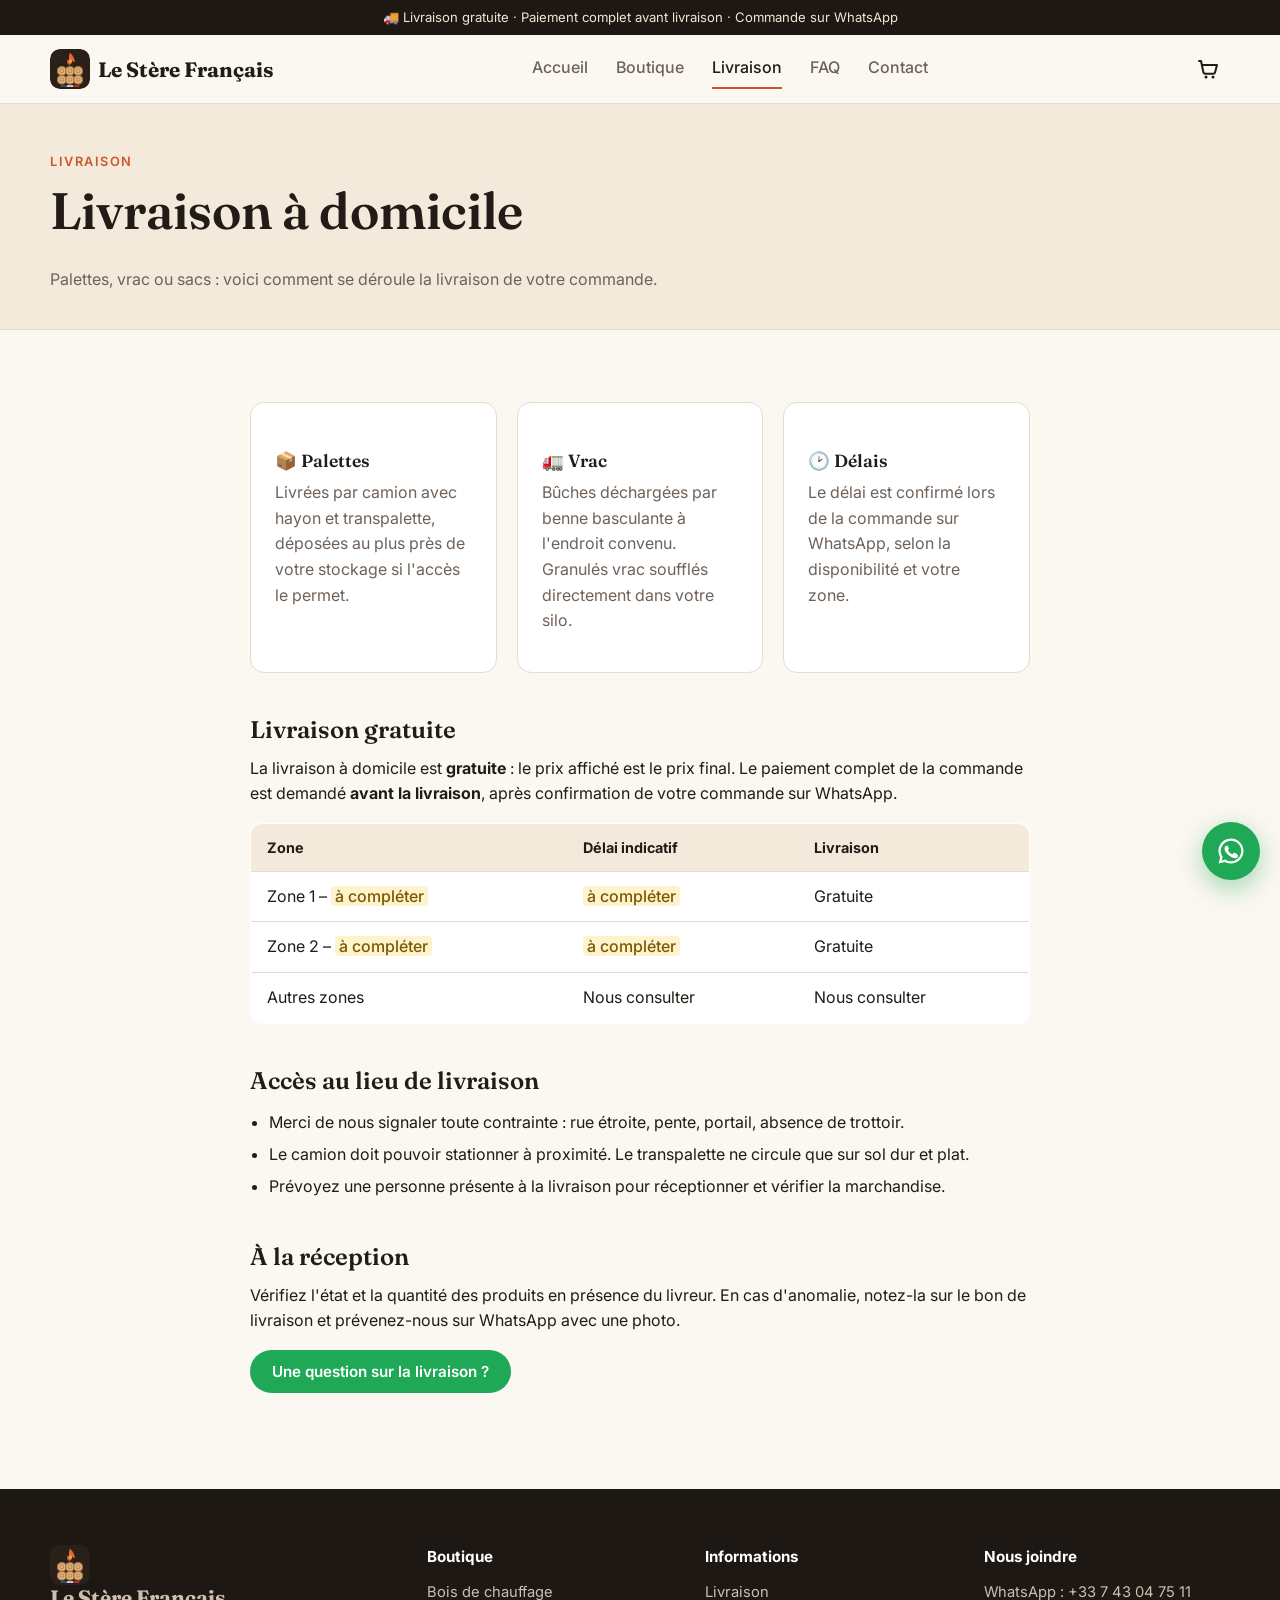
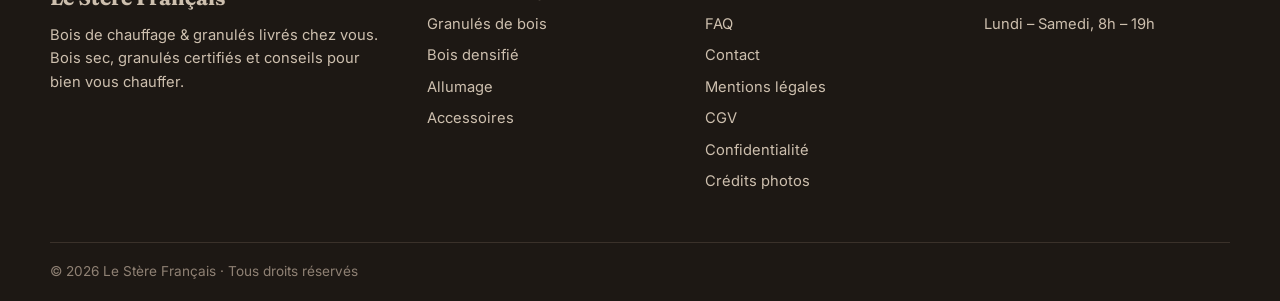
<file: livraison.html>
<!doctype html>
<html lang="fr">
<head>
  <meta charset="utf-8">
  <meta name="viewport" content="width=device-width, initial-scale=1">
  <title>Livraison – Le Stère Français</title>
  <meta name="description" content="Zones, délais et conditions de livraison du Stère Français.">
  <link rel="preconnect" href="https://fonts.googleapis.com">
  <link rel="preconnect" href="https://fonts.gstatic.com" crossorigin>
  <link href="https://fonts.googleapis.com/css2?family=Fraunces:ital,opsz,wght@0,9..144,500..700;1,9..144,500&family=Inter:wght@400;500;600;700&display=swap" rel="stylesheet">
  <link rel="stylesheet" href="assets/css/style.css">
  <link rel="icon" type="image/svg+xml" href="assets/img/logo-mark.svg">
</head>
<body data-page="livraison">
  <header id="site-header"></header>

  <main>
    <section class="page-head">
      <div class="container">
        <span class="eyebrow">Livraison</span>
        <h1>Livraison à domicile</h1>
        <p>Palettes, vrac ou sacs : voici comment se déroule la livraison de votre commande.</p>
      </div>
    </section>
    <div class="container prose">
      <div class="info-cards">
        <div class="info-card"><h3>📦 Palettes</h3><p>Livrées par camion avec hayon et transpalette, déposées au plus près de votre stockage si l'accès le permet.</p></div>
        <div class="info-card"><h3>🚛 Vrac</h3><p>Bûches déchargées par benne basculante à l'endroit convenu. Granulés vrac soufflés directement dans votre silo.</p></div>
        <div class="info-card"><h3>🕑 Délais</h3><p>Le délai est confirmé lors de la commande sur WhatsApp, selon la disponibilité et votre zone.</p></div>
      </div>
      <h2>Livraison gratuite</h2>
      <p>La livraison à domicile est <strong>gratuite</strong> : le prix affiché est le prix final. Le paiement complet de la commande est demandé <strong>avant la livraison</strong>, après confirmation de votre commande sur WhatsApp.</p>
      <table>
        <thead><tr><th>Zone</th><th>Délai indicatif</th><th>Livraison</th></tr></thead>
        <tbody>
          <tr><td>Zone 1 – <span class="todo">à compléter</span></td><td><span class="todo">à compléter</span></td><td>Gratuite</td></tr>
          <tr><td>Zone 2 – <span class="todo">à compléter</span></td><td><span class="todo">à compléter</span></td><td>Gratuite</td></tr>
          <tr><td>Autres zones</td><td>Nous consulter</td><td>Nous consulter</td></tr>
        </tbody>
      </table>
      <h2>Accès au lieu de livraison</h2>
      <ul>
        <li>Merci de nous signaler toute contrainte : rue étroite, pente, portail, absence de trottoir.</li>
        <li>Le camion doit pouvoir stationner à proximité. Le transpalette ne circule que sur sol dur et plat.</li>
        <li>Prévoyez une personne présente à la livraison pour réceptionner et vérifier la marchandise.</li>
      </ul>
      <h2>À la réception</h2>
      <p>Vérifiez l'état et la quantité des produits en présence du livreur. En cas d'anomalie, notez-la sur le bon de livraison et prévenez-nous sur WhatsApp avec une photo.</p>
      <p><a data-wa="Bonjour Le Stère Français, j'ai une question sur la livraison." class="btn btn-wa">Une question sur la livraison ?</a></p>
    </div>
  </main>

  <footer id="site-footer"></footer>
  <script src="assets/js/data.js"></script>
  <script src="assets/js/main.js"></script>
</body>
</html>
</file>
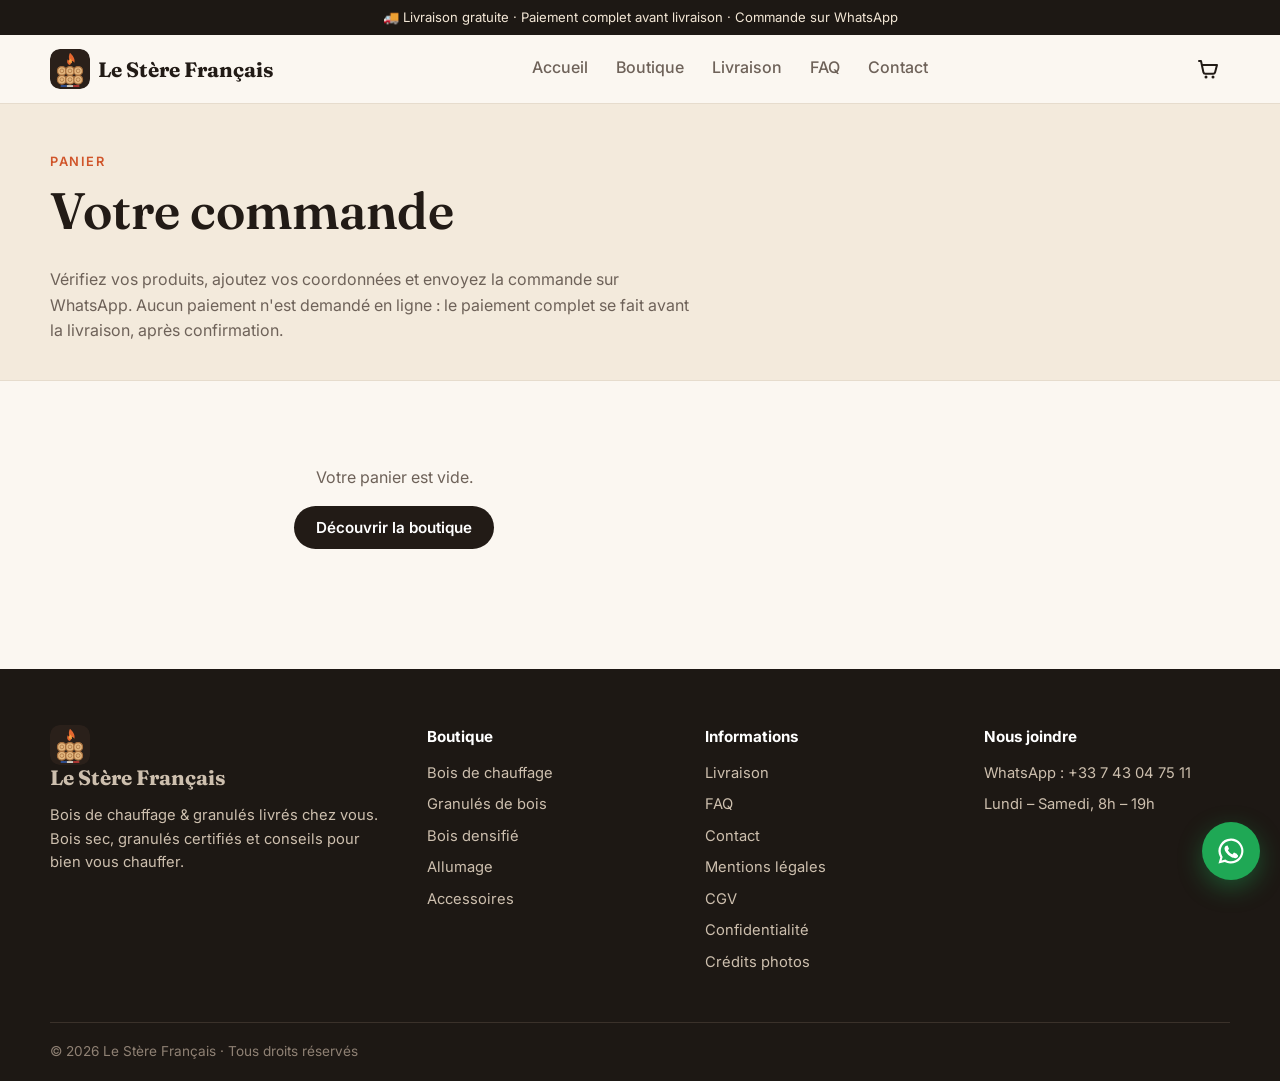
<file: panier.html>
<!doctype html>
<html lang="fr">
<head>
  <meta charset="utf-8">
  <meta name="viewport" content="width=device-width, initial-scale=1">
  <title>Panier – Le Stère Français</title>
  <meta name="description" content="Votre panier Le Stère Français : envoyez votre commande sur WhatsApp.">
  <link rel="preconnect" href="https://fonts.googleapis.com">
  <link rel="preconnect" href="https://fonts.gstatic.com" crossorigin>
  <link href="https://fonts.googleapis.com/css2?family=Fraunces:ital,opsz,wght@0,9..144,500..700;1,9..144,500&family=Inter:wght@400;500;600;700&display=swap" rel="stylesheet">
  <link rel="stylesheet" href="assets/css/style.css">
  <link rel="icon" type="image/svg+xml" href="assets/img/logo-mark.svg">
</head>
<body data-page="cart">
  <header id="site-header"></header>

  <main>
    <section class="page-head">
      <div class="container">
        <span class="eyebrow">Panier</span>
        <h1>Votre commande</h1>
        <p>Vérifiez vos produits, ajoutez vos coordonnées et envoyez la commande sur WhatsApp. Aucun paiement n'est demandé en ligne : le paiement complet se fait avant la livraison, après confirmation.</p>
      </div>
    </section>
    <div class="container cart-layout">
      <div id="cart-list"></div>
      <aside class="summary" id="cart-summary" hidden>
        <div class="summary-row"><span>Total TTC</span><strong id="total">0 €</strong></div>
        <p class="note" style="margin-top:0">Livraison gratuite. Paiement complet avant la livraison.</p>
        <form id="order-form">
          <div class="form-grid">
            <div class="full"><label for="f-name">Nom et prénom</label><input class="input" id="f-name" name="name" autocomplete="name" required></div>
            <div class="full"><label for="f-phone">Téléphone</label><input class="input" id="f-phone" name="phone" type="tel" autocomplete="tel"></div>
            <div class="full"><label for="f-address">Adresse de livraison</label><input class="input" id="f-address" name="address" autocomplete="street-address"></div>
            <div><label for="f-zip">Code postal</label><input class="input" id="f-zip" name="zip" autocomplete="postal-code" inputmode="numeric" required></div>
            <div><label for="f-city">Ville</label><input class="input" id="f-city" name="city" autocomplete="address-level2"></div>
            <div class="full"><label for="f-note">Remarque (accès, créneau…)</label><textarea id="f-note" name="note" rows="3"></textarea></div>
          </div>
          <button class="btn btn-wa btn-block" type="submit"><svg viewBox="0 0 24 24" aria-hidden="true"><path fill="currentColor" d="M12 2a10 10 0 0 0-8.6 15.1L2 22l5-1.3A10 10 0 1 0 12 2z"/></svg>Envoyer la commande sur WhatsApp</button>
        </form>
        <button class="text-btn" id="clear-cart" type="button">Vider le panier</button>
      </aside>
    </div>
  </main>

  <footer id="site-footer"></footer>
  <script src="assets/js/data.js"></script>
  <script src="assets/js/main.js"></script>
</body>
</html>
</file>
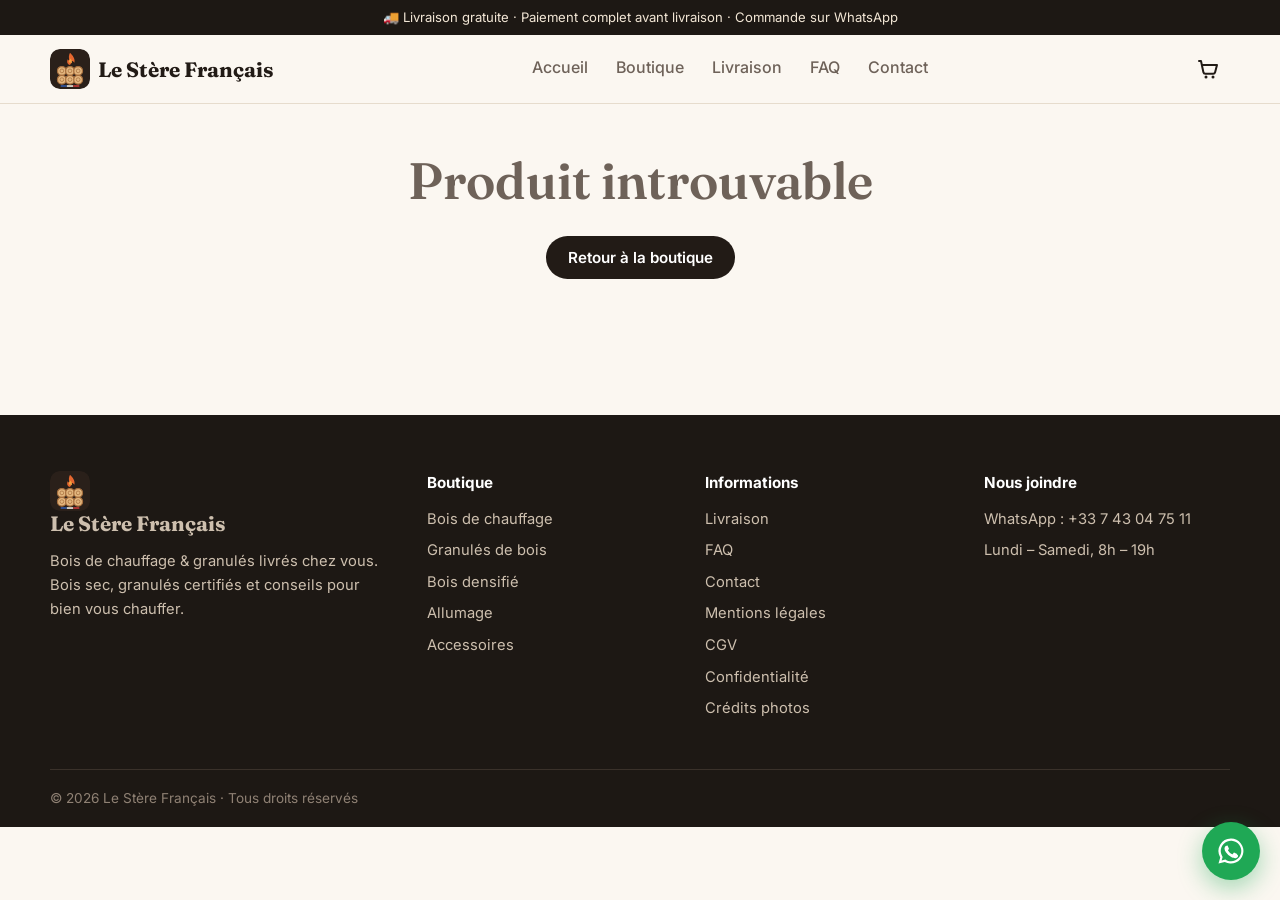
<file: produit.html>
<!doctype html>
<html lang="fr">
<head>
  <meta charset="utf-8">
  <meta name="viewport" content="width=device-width, initial-scale=1">
  <title>Produit – Le Stère Français</title>
  <meta name="description" content="Fiche produit Le Stère Français.">
  <link rel="preconnect" href="https://fonts.googleapis.com">
  <link rel="preconnect" href="https://fonts.gstatic.com" crossorigin>
  <link href="https://fonts.googleapis.com/css2?family=Fraunces:ital,opsz,wght@0,9..144,500..700;1,9..144,500&family=Inter:wght@400;500;600;700&display=swap" rel="stylesheet">
  <link rel="stylesheet" href="assets/css/style.css">
  <link rel="icon" type="image/svg+xml" href="assets/img/logo-mark.svg">
</head>
<body data-page="product">
  <header id="site-header"></header>

  <main>
    <div class="container" id="product" style="padding-bottom:72px"></div>
  </main>

  <footer id="site-footer"></footer>
  <script src="assets/js/data.js"></script>
  <script src="assets/js/main.js"></script>
</body>
</html>
</file>
<file: assets/css/style.css>
/* ============================================================
   Le Stère Français – feuille de style
   ============================================================ */
:root {
  --bg: #fbf7f1;
  --surface: #ffffff;
  --cream: #f3eadc;
  --ink: #221b16;
  --muted: #6e6259;
  --line: #e6dccd;
  --ember: #d0552a;
  --ember-dark: #a9421e;
  --moss: #3f6b4a;
  --wa: #1fa855;
  --wa-dark: #178a45;
  --dark: #1d1814;
  --radius: 14px;
  --shadow: 0 1px 2px rgba(34, 27, 22, .06), 0 6px 20px rgba(34, 27, 22, .06);
  --font-head: "Fraunces", Georgia, serif;
  --font-body: "Inter", system-ui, -apple-system, "Segoe UI", sans-serif;
}

*, *::before, *::after { box-sizing: border-box; }
html { scroll-behavior: smooth; }
body { margin: 0; background: var(--bg); color: var(--ink); font: 16px/1.6 var(--font-body); -webkit-font-smoothing: antialiased; }
img, svg { display: block; max-width: 100%; }
a { color: inherit; }
h1, h2, h3 { font-family: var(--font-head); line-height: 1.15; margin: 0 0 .5em; font-weight: 600; }
h1 { font-size: clamp(2rem, 4.5vw, 3.2rem); }
h2 { font-size: clamp(1.5rem, 3vw, 2.1rem); }
h3 { font-size: 1.1rem; }
p { margin: 0 0 1em; }
.container { width: min(1180px, 100% - 32px); margin-inline: auto; }
.section { padding: clamp(48px, 8vw, 88px) 0; }
.section-sm { padding: 48px 0 0; }
.section-head { display: flex; justify-content: space-between; align-items: end; gap: 16px; margin-bottom: 28px; flex-wrap: wrap; }
.section-head p { color: var(--muted); margin: 0; }
.eyebrow { display: inline-block; font-size: .8rem; letter-spacing: .12em; text-transform: uppercase; color: var(--ember); font-weight: 600; margin-bottom: 10px; }

/* ---------- Boutons ---------- */
.btn { display: inline-flex; align-items: center; justify-content: center; gap: 8px; border: 0; border-radius: 999px; padding: 12px 22px; font: 600 .95rem var(--font-body); cursor: pointer; text-decoration: none; background: var(--ink); color: #fff; transition: background .2s, transform .1s; }
.btn:hover { background: #000; }
.btn:active { transform: translateY(1px); }
.btn svg { width: 18px; height: 18px; }
.btn-ember { background: var(--ember); }
.btn-ember:hover { background: var(--ember-dark); }
.btn-wa { background: var(--wa); }
.btn-wa:hover { background: var(--wa-dark); }
.btn-outline { background: transparent; color: var(--ink); box-shadow: inset 0 0 0 1.5px var(--ink); }
.btn-outline:hover { background: var(--ink); color: #fff; }
.btn-light { background: #fff; color: var(--ink); }
.btn-light:hover { background: var(--cream); }
.btn-sm { padding: 9px 14px; font-size: .85rem; }
.btn-block { width: 100%; }
.btn-icon { width: 40px; height: 40px; padding: 0; background: var(--cream); color: var(--ink); }
.btn-icon:hover { background: var(--line); }
.link-arrow { color: var(--ember); font-weight: 600; font-size: .9rem; }

/* ---------- En-tête ---------- */
#site-header { position: sticky; top: 0; z-index: 50; background: rgba(251, 247, 241, .92); backdrop-filter: blur(10px); border-bottom: 1px solid var(--line); }
.topbar { background: var(--dark); color: #f3e7d6; text-align: center; font-size: .82rem; padding: 7px 16px; }
.nav { display: flex; align-items: center; justify-content: space-between; height: 68px; gap: 16px; }
.logo { display: inline-flex; align-items: center; gap: 8px; text-decoration: none; font: 700 1.45rem var(--font-head); color: var(--ink); }
.logo svg { width: 28px; height: 28px; color: var(--ember); }
.logo-light { color: #fff; }
.nav-links { display: flex; gap: 28px; }
.nav-links a { text-decoration: none; font-weight: 500; color: var(--muted); padding: 6px 0; border-bottom: 2px solid transparent; }
.nav-links a:hover, .nav-links a[aria-current="page"] { color: var(--ink); border-color: var(--ember); }
.nav-actions { display: flex; align-items: center; gap: 8px; }
.cart-btn { position: relative; display: grid; place-items: center; width: 44px; height: 44px; border-radius: 50%; }
.cart-btn:hover { background: var(--cream); }
.cart-btn svg { width: 24px; height: 24px; }
.cart-count { position: absolute; top: 2px; right: 0; min-width: 20px; height: 20px; padding: 0 5px; border-radius: 10px; background: var(--ember); color: #fff; font-size: .72rem; font-weight: 700; display: grid; place-items: center; }
.cart-count[hidden] { display: none; }
.menu-btn { display: none; width: 44px; height: 44px; border: 0; background: none; cursor: pointer; color: var(--ink); }
.menu-btn svg { width: 24px; height: 24px; margin: auto; }

/* ---------- Hero ---------- */
.hero { position: relative; overflow: hidden; background: radial-gradient(1200px 500px at 85% 20%, rgba(208, 85, 42, .35), transparent 60%), linear-gradient(160deg, #2a201a, #15110e); color: #f8efe3; }
.hero-inner { display: grid; grid-template-columns: 1.1fr .9fr; gap: 48px; align-items: center; padding: clamp(56px, 9vw, 110px) 0; }
.hero h1 { color: #fff; }
.hero h1 em { font-style: italic; color: #f2a541; }
.hero p.lead { font-size: 1.15rem; color: #e6d7c4; max-width: 34em; }
.hero-cta { display: flex; gap: 12px; flex-wrap: wrap; margin-top: 28px; }
.hero-points { display: flex; gap: 22px; flex-wrap: wrap; margin-top: 32px; padding: 0; list-style: none; font-size: .92rem; color: #d9c8b3; }
.hero-points li::before { content: "✓"; color: #f2a541; margin-right: 6px; font-weight: 700; }
.hero-art { position: relative; aspect-ratio: 1; max-width: 440px; justify-self: center; width: 100%; }
.hero-art .glow { position: absolute; inset: 12%; border-radius: 50%; background: radial-gradient(circle, rgba(242, 165, 65, .55), rgba(208, 85, 42, .15) 60%, transparent 70%); filter: blur(10px); animation: flicker 3.5s ease-in-out infinite; }
.hero-art svg { position: relative; width: 100%; height: 100%; }
@keyframes flicker { 0%, 100% { opacity: .85; transform: scale(1); } 50% { opacity: 1; transform: scale(1.04); } }
.flame-a { transform-origin: 50% 90%; animation: sway 2.6s ease-in-out infinite; }
.flame-b { transform-origin: 50% 90%; animation: sway 2s ease-in-out infinite reverse; }
@keyframes sway { 0%, 100% { transform: scaleY(1) skewX(0); } 50% { transform: scaleY(1.06) skewX(-3deg); } }
@media (prefers-reduced-motion: reduce) { .hero-art .glow, .flame-a, .flame-b { animation: none; } }

/* ---------- Catégories ---------- */
.cat-grid { display: grid; grid-template-columns: repeat(5, 1fr); gap: 20px; }
.cat-card { display: flex; flex-direction: column; background: var(--surface); border: 1px solid var(--line); border-radius: var(--radius); overflow: hidden; text-decoration: none; transition: transform .2s, box-shadow .2s; }
.cat-card:hover { transform: translateY(-3px); box-shadow: var(--shadow); }
.cat-card > div:last-child { padding: 18px 20px 20px; }
.cat-card p { color: var(--muted); font-size: .92rem; margin-bottom: 10px; }
.cat-art svg { width: 100%; aspect-ratio: 4 / 3; }

/* ---------- Grille produits ---------- */
.grid { display: grid; grid-template-columns: repeat(auto-fill, minmax(250px, 1fr)); gap: 22px; }
.card { display: flex; flex-direction: column; background: var(--surface); border: 1px solid var(--line); border-radius: var(--radius); overflow: hidden; transition: box-shadow .2s, transform .2s; }
.card:hover { box-shadow: var(--shadow); transform: translateY(-2px); }
.card-media { position: relative; display: block; }
.card-media svg { width: 100%; aspect-ratio: 4 / 3; }
.badge { position: absolute; top: 12px; left: 12px; background: var(--ember); color: #fff; font-size: .75rem; font-weight: 700; padding: 4px 10px; border-radius: 999px; }
.card-body { display: flex; flex-direction: column; flex: 1; padding: 16px 18px 18px; }
.card-cat { font-size: .75rem; text-transform: uppercase; letter-spacing: .08em; color: var(--moss); font-weight: 600; }
.card h3 { margin: 4px 0 2px; font-size: 1.05rem; }
.card h3 a { text-decoration: none; }
.card h3 a:hover { color: var(--ember); }
.card-unit { color: var(--muted); font-size: .9rem; margin-bottom: 14px; }
.card-foot { margin-top: auto; display: flex; align-items: center; justify-content: space-between; gap: 8px; flex-wrap: wrap; }
.card-actions { display: flex; gap: 6px; }
.price { font-family: var(--font-head); font-size: 1.35rem; color: var(--ink); }
.price-lg { font-size: 2rem; margin: 8px 0 16px; }
.price small { font: 500 .85rem var(--font-body); color: var(--muted); }

/* ---------- Étapes / atouts ---------- */
.band { background: var(--cream); }
.steps { display: grid; grid-template-columns: repeat(3, 1fr); gap: 24px; counter-reset: step; }
.step { background: var(--surface); border-radius: var(--radius); padding: 28px; border: 1px solid var(--line); }
.step::before { counter-increment: step; content: counter(step); display: grid; place-items: center; width: 40px; height: 40px; border-radius: 50%; background: var(--ember); color: #fff; font: 700 1.1rem var(--font-head); margin-bottom: 16px; }
.step p { color: var(--muted); margin: 0; }
.features { display: grid; grid-template-columns: repeat(4, 1fr); gap: 24px; }
.feature { padding: 4px; }
.feature .ico { font-size: 1.8rem; margin-bottom: 8px; }
.feature p { color: var(--muted); font-size: .94rem; margin: 0; }
.cta-band { background: linear-gradient(120deg, var(--ember), #b8431d); color: #fff; border-radius: 22px; padding: clamp(28px, 5vw, 56px); display: flex; align-items: center; justify-content: space-between; gap: 24px; flex-wrap: wrap; }
.cta-band h2 { color: #fff; margin: 0 0 6px; }
.cta-band p { margin: 0; color: #fde6d8; }

/* ---------- Boutique ---------- */
.page-head { background: var(--cream); padding: 44px 0 36px; border-bottom: 1px solid var(--line); }
.page-head p { color: var(--muted); margin: 0; max-width: 40em; }
.toolbar { display: flex; gap: 12px; align-items: center; justify-content: space-between; flex-wrap: wrap; margin: 28px 0 22px; }
.chips { display: flex; gap: 8px; flex-wrap: wrap; }
.chip { border: 1px solid var(--line); background: var(--surface); padding: 8px 16px; border-radius: 999px; font: 500 .9rem var(--font-body); cursor: pointer; color: var(--ink); }
.chip:hover { border-color: var(--ink); }
.chip[aria-pressed="true"] { background: var(--ink); color: #fff; border-color: var(--ink); }
.filters { display: flex; gap: 10px; flex-wrap: wrap; }
.input, select, textarea { font: inherit; padding: 10px 14px; border: 1px solid var(--line); border-radius: 10px; background: var(--surface); color: var(--ink); width: 100%; }
.input:focus, select:focus, textarea:focus { outline: 2px solid var(--ember); outline-offset: 1px; border-color: transparent; }
.filters .input { width: 220px; }
.filters select { width: auto; }
.count { color: var(--muted); font-size: .9rem; margin-bottom: 14px; }
.empty { text-align: center; padding: 48px 16px; color: var(--muted); grid-column: 1 / -1; }

/* ---------- Fiche produit ---------- */
.crumbs { font-size: .88rem; color: var(--muted); margin: 24px 0; }
.crumbs a { text-decoration: none; }
.crumbs a:hover { color: var(--ember); }
.product-grid { display: grid; grid-template-columns: 1fr 1fr; gap: 48px; align-items: start; }
.product-media { position: relative; border-radius: 20px; overflow: hidden; border: 1px solid var(--line); }
.product-media svg { width: 100%; aspect-ratio: 4 / 3; }
.specs { list-style: none; padding: 0; margin: 0 0 24px; display: grid; grid-template-columns: 1fr 1fr; gap: 8px; }
.specs li { background: var(--cream); padding: 10px 12px; border-radius: 10px; font-size: .9rem; }
.buy-row { display: flex; gap: 12px; margin-bottom: 12px; flex-wrap: wrap; }
.buy-row .btn { flex: 1; }
.qty { display: inline-flex; align-items: center; border: 1px solid var(--line); border-radius: 999px; background: var(--surface); overflow: hidden; }
.qty button { width: 42px; height: 46px; border: 0; background: none; font-size: 1.2rem; cursor: pointer; color: var(--ink); }
.qty button:hover { background: var(--cream); }
.qty input { width: 48px; border: 0; text-align: center; font: 600 1rem var(--font-body); background: none; color: var(--ink); -moz-appearance: textfield; }
.qty input::-webkit-inner-spin-button { -webkit-appearance: none; }
.qty-sm button { width: 34px; height: 36px; }
.qty-sm span { min-width: 26px; text-align: center; font-weight: 600; }
.note { font-size: .85rem; color: var(--muted); margin-top: 14px; }

/* ---------- Panier ---------- */
.cart-layout { display: grid; grid-template-columns: 1.5fr 1fr; gap: 32px; align-items: start; padding: 36px 0 72px; }
.cart-line { display: grid; grid-template-columns: 72px 1fr auto auto 32px; gap: 16px; align-items: center; padding: 14px; background: var(--surface); border: 1px solid var(--line); border-radius: var(--radius); margin-bottom: 12px; }
.cart-thumb { border-radius: 10px; overflow: hidden; }
.cart-info { display: flex; flex-direction: column; }
.cart-info a { text-decoration: none; }
.cart-info span { color: var(--muted); font-size: .88rem; }
.cart-sub { font-family: var(--font-head); font-size: 1.1rem; min-width: 84px; text-align: right; }
.remove { border: 0; background: none; font-size: 1.5rem; cursor: pointer; color: var(--muted); line-height: 1; }
.remove:hover { color: var(--ember); }
.summary { background: var(--surface); border: 1px solid var(--line); border-radius: 18px; padding: 24px; position: sticky; top: 120px; }
.summary-row { display: flex; justify-content: space-between; align-items: baseline; margin-bottom: 6px; }
.summary-row strong { font: 600 1.6rem var(--font-head); }
.form-grid { display: grid; grid-template-columns: 1fr 1fr; gap: 12px; margin: 18px 0; }
.form-grid .full { grid-column: 1 / -1; }
label { display: block; font-size: .85rem; font-weight: 600; margin-bottom: 4px; }
.text-btn { background: none; border: 0; color: var(--muted); text-decoration: underline; cursor: pointer; font: inherit; font-size: .88rem; padding: 0; margin-top: 12px; }

/* ---------- Pages de contenu ---------- */
.prose { max-width: 780px; padding: 44px 0 80px; }
.prose h2 { margin-top: 1.8em; font-size: 1.5rem; }
.prose h3 { margin-top: 1.4em; }
.prose ul { padding-left: 1.2em; }
.prose li { margin-bottom: .4em; }
.todo { background: #fff3cd; border-radius: 4px; padding: 0 4px; color: #7a5a00; font-weight: 500; }
.faq details { background: var(--surface); border: 1px solid var(--line); border-radius: 12px; padding: 0 20px; margin-bottom: 10px; }
.faq summary { cursor: pointer; padding: 18px 0; font-weight: 600; list-style: none; display: flex; justify-content: space-between; gap: 12px; }
.faq summary::after { content: "+"; font-size: 1.4rem; line-height: 1; color: var(--ember); }
.faq details[open] summary::after { content: "−"; }
.faq summary::-webkit-details-marker { display: none; }
.faq details p { color: var(--muted); }
.info-cards { display: grid; grid-template-columns: repeat(3, 1fr); gap: 20px; margin: 28px 0; }
.info-card { background: var(--surface); border: 1px solid var(--line); border-radius: var(--radius); padding: 24px; }
.info-card p { color: var(--muted); margin-bottom: 14px; }
table { width: 100%; border-collapse: collapse; background: var(--surface); border-radius: 12px; overflow: hidden; border: 1px solid var(--line); }
th, td { text-align: left; padding: 12px 16px; border-bottom: 1px solid var(--line); }
th { background: var(--cream); font-size: .9rem; }

/* ---------- Pied de page ---------- */
#site-footer { background: var(--dark); color: #cdbfae; padding-top: 56px; margin-top: 0; }
.footer-grid { display: grid; grid-template-columns: 1.4fr 1fr 1fr 1fr; gap: 32px; padding-bottom: 40px; }
.footer-grid p { font-size: .92rem; margin-top: 14px; max-width: 28em; }
.footer-grid h4 { color: #fff; margin: 0 0 12px; font-size: .95rem; }
.footer-grid a, .footer-grid span { display: block; text-decoration: none; font-size: .92rem; margin-bottom: 8px; color: #cdbfae; }
.footer-grid a:hover { color: #fff; }
.footer-bottom { border-top: 1px solid #3a312a; padding: 18px 0; font-size: .85rem; color: #8f8174; }

/* ---------- WhatsApp flottant & toast ---------- */
.wa-fab { position: fixed; right: 20px; bottom: 20px; z-index: 60; width: 58px; height: 58px; border-radius: 50%; background: var(--wa); color: #fff; display: grid; place-items: center; box-shadow: 0 8px 24px rgba(31, 168, 85, .4); transition: transform .2s; }
.wa-fab:hover { transform: scale(1.06); }
.wa-fab svg { width: 30px; height: 30px; }
.toast { position: fixed; left: 50%; bottom: 24px; transform: translate(-50%, 140%); background: var(--ink); color: #fff; padding: 12px 18px; border-radius: 12px; z-index: 70; font-size: .92rem; box-shadow: var(--shadow); transition: transform .3s; max-width: calc(100% - 110px); }
.toast.show { transform: translate(-50%, 0); }
.toast a { color: #f2a541; font-weight: 600; margin-left: 8px; }

/* ---------- Responsive ---------- */
@media (max-width: 960px) {
  .hero-inner, .product-grid, .cart-layout { grid-template-columns: 1fr; }
  .hero-art { max-width: 320px; }
  .cat-grid, .features { grid-template-columns: repeat(2, 1fr); }
  .footer-grid { grid-template-columns: 1fr 1fr; }
  .summary { position: static; }
}
@media (max-width: 760px) {
  .menu-btn { display: block; }
  .nav-links { position: absolute; top: 100%; left: 0; right: 0; flex-direction: column; gap: 0; background: var(--bg); border-bottom: 1px solid var(--line); padding: 8px 16px 16px; display: none; }
  .nav-links.open { display: flex; }
  .nav-links a { padding: 12px 0; border-bottom: 1px solid var(--line); }
  .steps, .info-cards { grid-template-columns: 1fr; }
  .filters, .filters .input { width: 100%; }
  .filters select { flex: 1; }
  .cart-line { grid-template-columns: 56px 1fr auto; }
  .cart-line .qty { grid-column: 2; justify-self: start; }
  .cart-line .cart-sub { grid-column: 3 / 4; grid-row: 2; text-align: right; min-width: 0; white-space: nowrap; justify-self: end; }
  .cart-line .remove { grid-column: 3; grid-row: 1; }
  .form-grid { grid-template-columns: 1fr; }
  .specs { grid-template-columns: 1fr; }
}
@media (max-width: 520px) {
  .cat-grid, .features, .footer-grid { grid-template-columns: 1fr; }
  .topbar { font-size: .75rem; }
}

/* ---------- Logo ---------- */
.logo img { width: 40px; height: 40px; border-radius: 10px; flex-shrink: 0; }
.logo span { font-size: 1.3rem; white-space: nowrap; }
@media (max-width: 380px) { .logo span { font-size: 1.1rem; } }

/* ---------- Photos ---------- */
.card-media img, .cat-art img, .product-media img, .cart-thumb img { width: 100%; aspect-ratio: 4 / 3; object-fit: cover; }
.card-media img { transition: transform .4s; }
.card:hover .card-media img { transform: scale(1.04); }
.card-media { overflow: hidden; }
.hero { background: linear-gradient(100deg, rgba(21, 17, 14, .92) 30%, rgba(21, 17, 14, .6)), url("../img/photos/hero.jpg") center / cover; }
.hero-art { aspect-ratio: 4 / 3; }
.hero-art img { position: relative; width: 100%; height: 100%; object-fit: cover; border-radius: 22px; box-shadow: 0 20px 60px rgba(0, 0, 0, .5); }
.credits td, .credits th { font-size: .82rem; vertical-align: top; }
.credits a { word-break: break-all; }

/* ---------- Bulle de discussion WhatsApp ---------- */
.wa-fab { border: 0; cursor: pointer; }
.wa-dot { position: absolute; top: -2px; right: -2px; width: 22px; height: 22px; border-radius: 50%; background: #e53935; color: #fff; font: 700 .75rem/22px var(--font-body); text-align: center; box-shadow: 0 0 0 3px var(--bg); animation: pop .3s ease-out; }
.wa-dot[hidden] { display: none; }
.wa-chat { position: fixed; right: 20px; bottom: 92px; z-index: 61; width: min(340px, calc(100vw - 32px)); background: #efeae2; border-radius: 18px; overflow: hidden; box-shadow: 0 18px 50px rgba(0, 0, 0, .25); opacity: 0; transform: translateY(14px) scale(.97); transform-origin: bottom right; transition: opacity .25s, transform .25s; }
.wa-chat.show { opacity: 1; transform: none; }
.wa-chat[hidden] { display: none; }
.wa-chat-head { display: flex; align-items: center; gap: 12px; background: #075e54; color: #fff; padding: 14px 16px; }
.wa-chat-head img { width: 40px; height: 40px; border-radius: 50%; }
.wa-chat-head div { flex: 1; display: flex; flex-direction: column; line-height: 1.3; }
.wa-chat-head span { font-size: .78rem; opacity: .85; display: flex; align-items: center; gap: 6px; }
.wa-chat-head i { width: 8px; height: 8px; border-radius: 50%; background: #4ade80; display: inline-block; }
.wa-chat-close { background: none; border: 0; color: #fff; font-size: 1.6rem; line-height: 1; cursor: pointer; opacity: .8; padding: 4px; }
.wa-chat-close:hover { opacity: 1; }
.wa-chat-body { padding: 18px 16px 8px; min-height: 120px; }
.wa-msg { position: relative; background: #fff; border-radius: 0 12px 12px 12px; padding: 10px 12px 18px; font-size: .92rem; color: #111; box-shadow: 0 1px 1px rgba(0, 0, 0, .08); animation: pop .25s ease-out; }
.wa-msg::before { content: ""; position: absolute; left: -8px; top: 0; border: 8px solid transparent; border-top-color: #fff; border-right-color: #fff; border-width: 0 8px 10px 0; }
.wa-msg p { margin: 0 0 6px; }
.wa-msg .wa-msg-info { font-size: .82rem; color: #075e54; font-weight: 600; margin-bottom: 0; }
.wa-msg time { position: absolute; right: 10px; bottom: 4px; font-size: .7rem; color: #8a8a8a; }
.wa-typing { display: inline-flex; gap: 4px; background: #fff; border-radius: 12px; padding: 12px 14px; }
.wa-typing[hidden], .wa-msg[hidden] { display: none; }
.wa-typing span { width: 7px; height: 7px; border-radius: 50%; background: #9aa0a6; animation: blink 1s infinite; }
.wa-typing span:nth-child(2) { animation-delay: .15s; }
.wa-typing span:nth-child(3) { animation-delay: .3s; }
.wa-chat-cta { margin: 8px 16px 16px; width: calc(100% - 32px); }
@keyframes blink { 0%, 80%, 100% { opacity: .3; transform: translateY(0); } 40% { opacity: 1; transform: translateY(-3px); } }
@keyframes pop { from { opacity: 0; transform: scale(.9); } to { opacity: 1; transform: none; } }
@media (max-width: 520px) { .wa-chat { right: 16px; bottom: 88px; } }
@media (prefers-reduced-motion: reduce) { .wa-chat, .wa-msg, .wa-dot, .wa-typing span { animation: none; transition: none; } }
</file>
